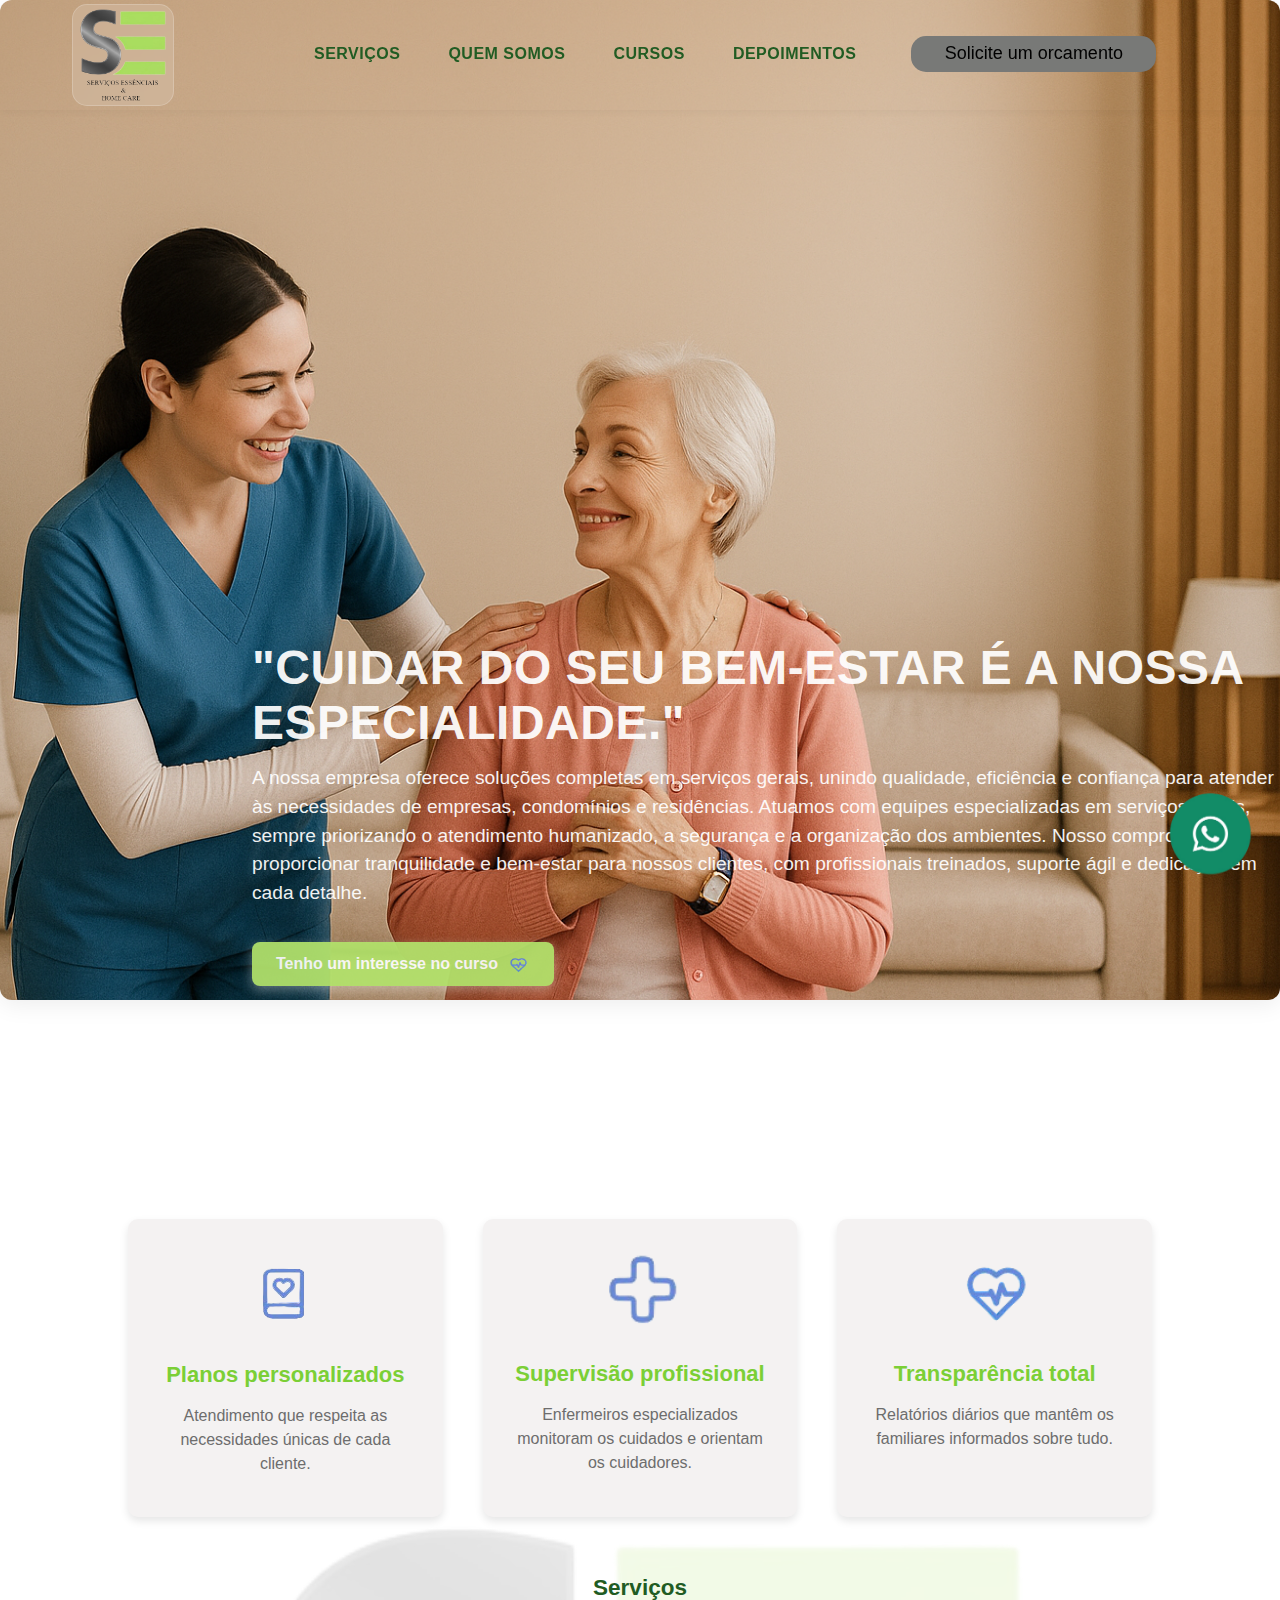
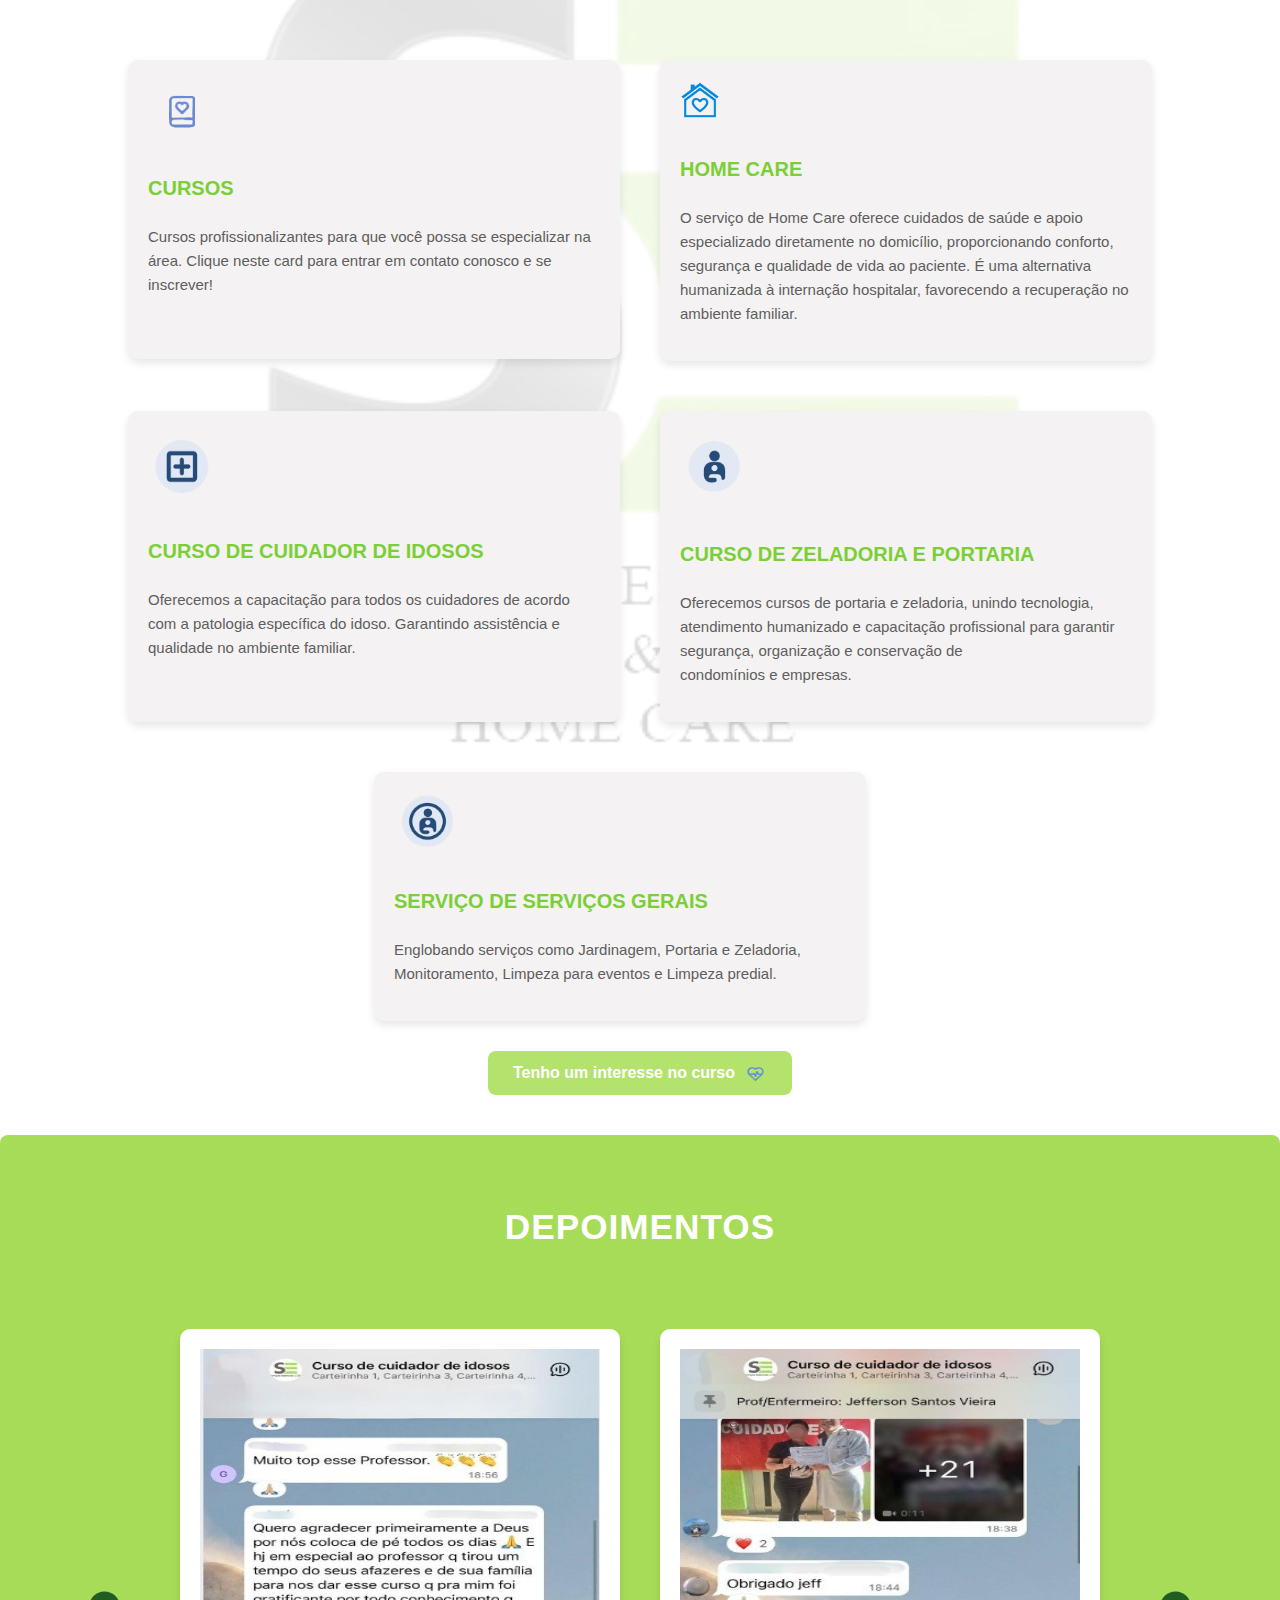
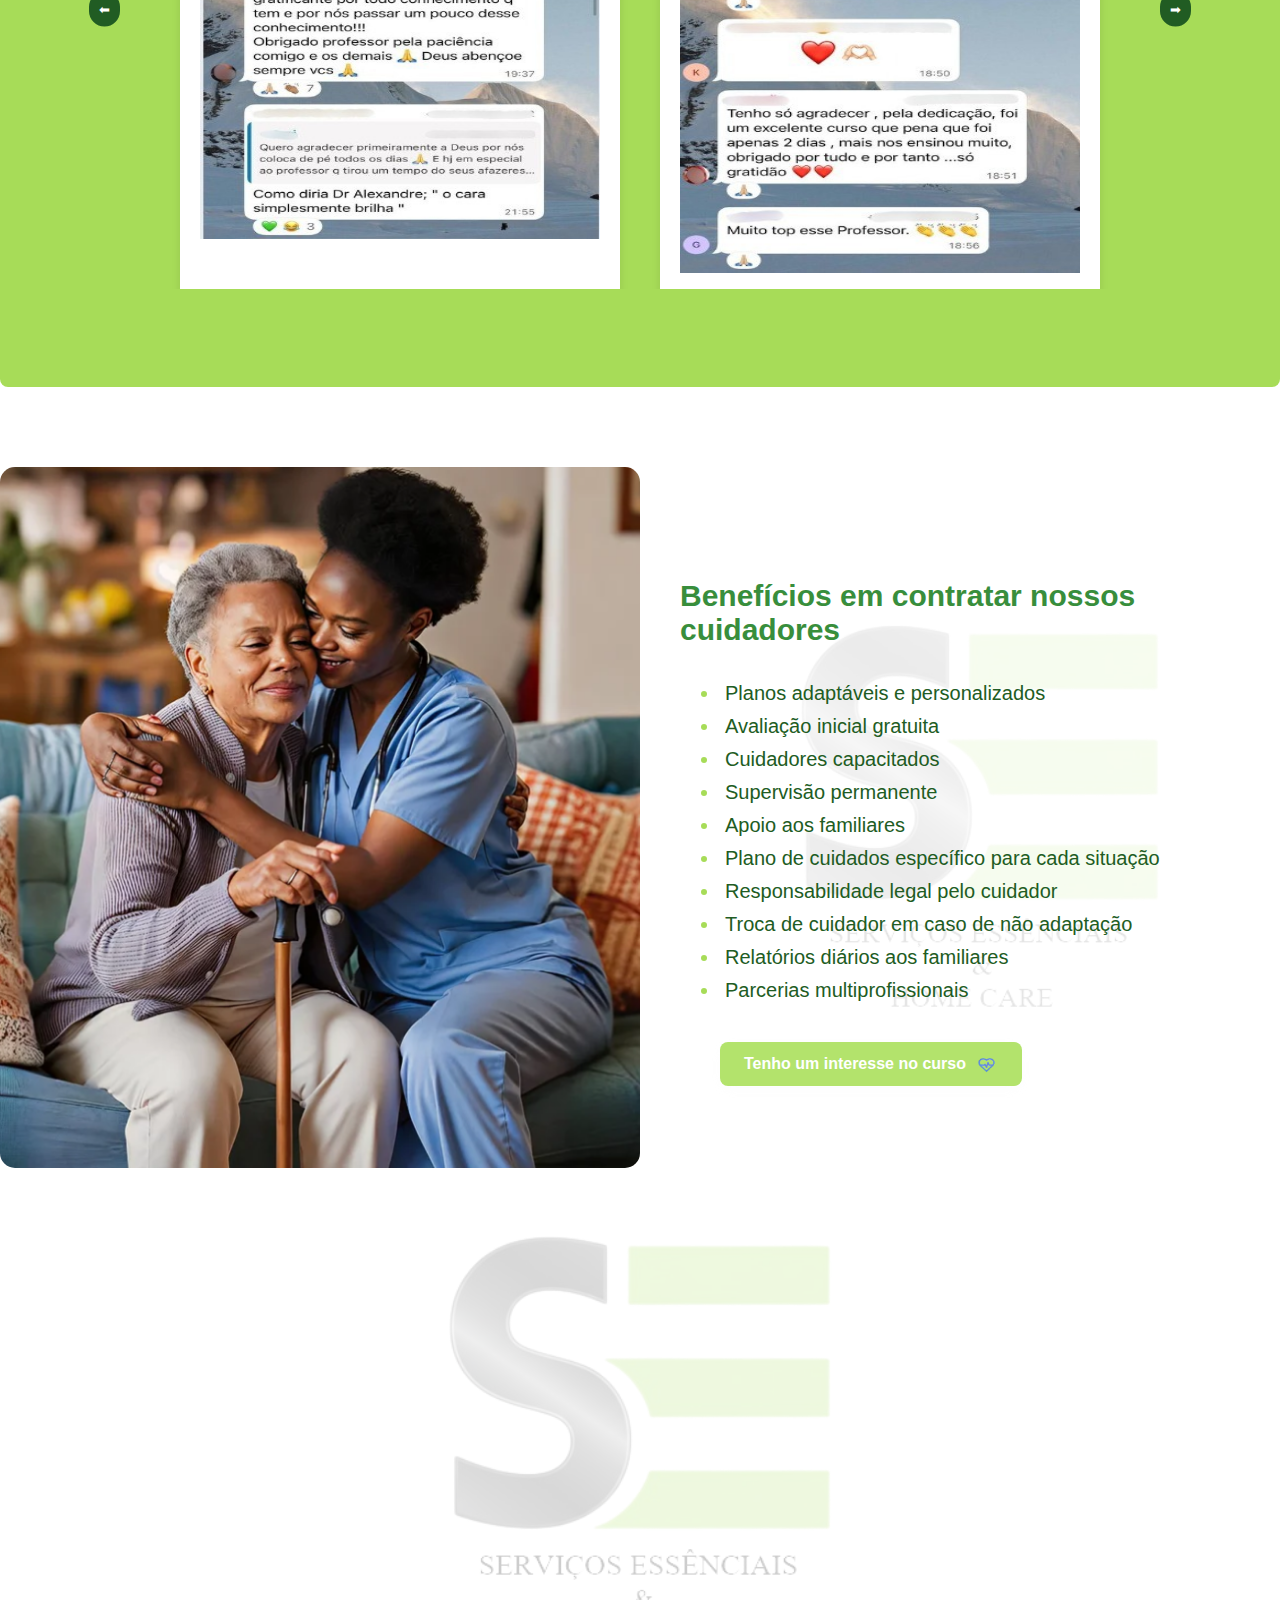
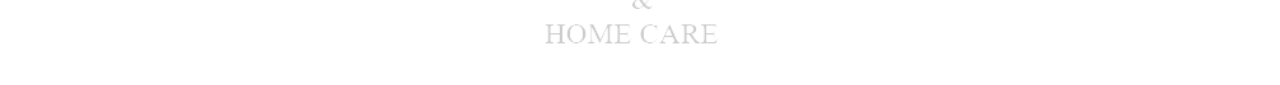
<file: index.html>
<!DOCTYPE html>
<html lang="en">
  <head>
    <meta charset="UTF-8" />
    <meta name="viewport" content="width=device-width, initial-scale=1.0" />
    <title>Serviços Essenciais</title>
    <link rel="stylesheet" href="index.css">
    <link rel="shortcut icon" href="imagens/favicon.jpg" type="image/x-icon">
  </head>
  <body>
    
    <header>
      <div class="header-content">
        <div class="logo-area">
          <img
            src="imagens/logo-oficial-removebg-preview.png"
            alt="Logo Serviços Essenciais"
            class="logo-img"
          />

          <img
            class="icon-menu"
            id="btnMenu"
            src="imagens/icon-menu.png"
            alt="icon-menu"/>

          </div>
          <div id="menu-Mobile" class="menuMobile">
            <ul id="ul-pop-up">
              <li><a href="#servicos">SERVIÇOS</a></li>
              <li><a href="#sobre">QUEM SOMOS</a></li>
              <li>
                <a href="https://wa.me/5561999642301?text=Ol%C3%A1%2C%20tudo%20bem%3F%20Tenho%20interesse%20no%20curso.">
                  CURSOS
                </a>

              </li>
              <li><a href="#depoimentos">DEPOIMENTOS</a></li>
            </ul>
          </div>
        <nav>
          <ul id="ul-opcoes-header">
            <li><a href="#servicos">SERVIÇOS</a></li>
            <li><a href="#sobre">QUEM SOMOS</a></li>
            <li>
               <a href="https://wa.me/5561999642301?text=Ol%C3%A1%2C%20tudo%20bem%3F%20Tenho%20interesse%20no%20curso.">
                 CURSOS
                </a
              >
            </li>
            <li><a href="#depoimentos">DEPOIMENTOS</a></li>
          </ul>
          <a
            href="https://wa.me/5561999642301?text=Ol%C3%A1%2C%20tudo%20bem%3F%20Tenho%20interesse%20em%20fazer%20um%20or%C3%A7amento%20de%20servi%C3%A7o%20de%20Home%20Care" target="_blank" class="btn-orca"
          >
            <button class="btn-orcamento">Solicite um orcamento</button>
          </a>
        </nav>
      </div>
    </header>

    <main>
      <section class="banner">
        <img
          src="imagens/banner-oficial.png"
          alt="Equipe Serviços Essenciais"
          class="banner-img"
        />
        <div class="banner-text">
          <h1>"CUIDAR DO SEU BEM-ESTAR É A NOSSA ESPECIALIDADE."</h1>
          <p>
            A nossa empresa oferece soluções completas em serviços gerais,
            unindo qualidade, eficiência e confiança para atender às
            necessidades de empresas, condomínios e residências. Atuamos com
            equipes especializadas em serviços gerais, sempre priorizando o
            atendimento humanizado, a segurança e a organização dos ambientes.
            Nosso compromisso é proporcionar tranquilidade e bem-estar para
            nossos clientes, com profissionais treinados, suporte ágil e
            dedicação em cada detalhe.
          </p>
          <a
            href="https://wa.me/5561999642301?text=Ol%C3%A1%2C%20tudo%20bem%3F%20Tenho%20interesse%20no%20curso."
            class="btn-whatsapp"
            id="btn-whats-section"
            target="_blank"
          >
            Tenho um interesse no curso <img src="imagens/coracao-vital.png" alt="">
          </a>
        </div>
      </section>

      <section class="sobre-nos" >
        <div class="sobre-container">
          <div class="sobre-texto">
            <h2>Sobre Nós</h2>
            <p>
              Serviços Essenciais e Home Care é uma empresa que visa recrutar, capacitar e direcionar trabalhadores com abordagem humanizada, com o objetivo de promover o conforto e qualidade de vida das pessoas assistidas, buscando o aprimoramento e as atualizações necessárias.

            </p>
            
          </div>
          
        </div>
      </section>

      <section class="top-descricao" >
 
        <!-- <img src="imagens/logo-oficial-removebg-preview.png" class="tt" alt=""> -->
 
        <div class="card-geral">
          <div class="card-top" id="card-animado">
            <div class="icon-descrip">
              <img src="imagens/livro_coracao.png" alt="livro com coração" />
            </div>
            <h3>Planos personalizados</h3>
            <p>
              Atendimento que respeita as necessidades únicas de cada cliente.
            </p>
          </div>

          <div class="card-top" id="card-animado">
            <div class="icon-descrip">
              <img
                class="icon-mais"
                src="imagens/mais.png"
                alt="livro com coração"
              />
            </div>
            <h3>Supervisão profissional</h3>
            <p>
              Enfermeiros especializados monitoram os cuidados e orientam os
              cuidadores.
            </p>
          </div>

          <div class="card-top" id="card-animado">
            <div class="icon-descrip">
              <img
                class="coracao-vital"
                src="imagens/coracao-vital.png"
                alt="livro com coração"
              />
            </div>
            <h3>Transparência total</h3>
            <p>
              Relatórios diários que mantêm os familiares informados sobre tudo.
            </p>
          </div>
        </div>

        <h2 class="servico" id="servicos">Serviços</h2>

        <div class="servico-descricao">

          
          <a href="https://wa.me/5561999642301?text=Ol%C3%A1%2C%20tudo%20bem%3F%20Tenho%20interesse%20no%20curso." class="cursos-link">
            <div class="card2" id="cursos" style="height: 86%;">
            <div class="icon2">
              <img
                src="imagens/livro_coracao.png"
                alt="quadrado mais seta"
              />
            </div>
            <h3>CURSOS</h3>
            <p>
             Cursos profissionalizantes para que você
                possa se especializar na área. Clique neste card para entrar em
                contato conosco e se inscrever!
              </p>
            </div>
          </a>
            
            <div class="card2" id="home-care" onclick="window.location.href='Home_Care.html'">
              <div class="icon2">
                <img src="imagens/casa-coracao.png" alt="coracao com uma casa" style="width: 40px;" />
              </div>
              <h3>HOME CARE</h3>
              <p>
                O serviço de Home Care oferece cuidados de saúde e apoio
                especializado diretamente no domicílio, proporcionando conforto,
                segurança e qualidade de vida ao paciente. É uma alternativa
                humanizada à internação hospitalar, favorecendo a recuperação no
                ambiente familiar.
              </p>
            </div>

          <div class="card2">
            <div class="icon2">
              <img src="imagens/quadrado_mais.png" alt="quadrado com mais" />
            </div>
            <h3>CURSO DE CUIDADOR DE IDOSOS </h3>
            <p>
              Oferecemos a capacitação para todos os cuidadores de acordo com a patologia específica do idoso. Garantindo assistência e qualidade no ambiente familiar.

            </p>
          </div>

          <div class="card2">
            <div class="icon2">
              <img src="imagens/boneco.png" alt="boneco" />
            </div>
            <h3>CURSO DE ZELADORIA E PORTARIA</h3>
            <p>
              Oferecemos cursos de portaria e zeladoria, unindo tecnologia, atendimento humanizado e capacitação profissional para garantir segurança, organização e conservação de condomínios e empresas.
            </p>
          </div>

          <div class="card2" id="card-espec" >
            <div class="icon2">
              <img src="imagens/boneco-circulo.png" alt="boneco no círculo" />
            </div>
            <h3>SERVIÇO DE SERVIÇOS GERAIS</h3>
            <p>
              Englobando serviços como Jardinagem, Portaria e Zeladoria, Monitoramento, Limpeza para eventos e Limpeza predial.
            </p>
          </div>

          
<!--  -->
          
          
        </div>
          <a
          href="https://wa.me/5561999642301?text=Ol%C3%A1%2C%20tudo%20bem%3F%20Tenho%20interesse%20no%20curso."
          class="btn-whatsapp"
            id="btn-whats-section2"
            target="_blank"
          >
            Tenho um interesse no curso <img src="imagens/coracao-vital.png" alt="">
          </a>
          
      </section>

      <section class="depoimentos" id="depoimentos">
        <h1>DEPOIMENTOS</h1>

        <div class="carousel-wrapper">
          <button class="prev-btn">⬅</button>

          <div class="carousel">
            <div class="carousel-cards">
              <div class="card-separado">
                <div class="card">
                  <img src="imagens/print1.jpg" alt="depoimento em forma de print de whatsapp">
                </div>
                <!-- <div class="depoimento-footer">
                  <div>
                    <strong>Jodi</strong>
                    <div class="estrelas">★★★★★</div>
                  </div>
                </div> -->
              </div>

              <div class="card-separado">
                <div class="card">
                  <img src="imagens/print2.jpg" alt="depoimento em forma de print de whatsapp">
                </div>
                <!-- <div class="depoimento-footer">
                  <div>
                    <strong>Allice</strong>
                    <div class="estrelas">★★★★★</div>
                  </div>
                </div> -->
              </div>

              <div class="card-separado">
                <div class="card">
                  <img src="imagens/print3.jpg" alt="depoimento em forma de print de whatsapp">
                </div>
              </div>

              <div class="card-separado">
                <div class="card">
                  <img src="imagens/print4.jpg" alt="depoimento em forma de print de whatsapp">
                </div>
              </div>

              <div class="card-separado">
                <div class="card">
                  <img src="imagens/print5.jpg" alt="depoimento em forma de print de whatsapp">
                </div>
              </div>

              <div class="card-separado">
                <div class="card">
                  <img src="imagens/print6.jpg" alt="depoimento em forma de print de whatsapp">
                </div>
              </div>

              <div class="card-separado">
                <div class="card">
                  <img src="imagens/print7.jpg" alt="depoimento em forma de print de whatsapp">
                </div>
              </div>
            </div>
          </div>
          <!-- <button class="prev-btn"> ⬅ </button> -->
          <button class="next-btn">➡</button>
        </div>
      </section>

      <section class="beneficios">

        <img
          src="imagens/abraco_paciente.png"
          alt="Enfermeira abracando paciente"
          class="abrancando_paciente"
        />

        <div class="beneficios-text">
        <p>Benefícios em contratar nossos cuidadores​</p>

        <ul class="list-beneficios">
          <li>Planos adaptáveis e personalizados</li>
          <li>Avaliação inicial gratuita</li>
          <li>Cuidadores capacitados</li>
          <li>Supervisão permanente</li>
          <li>Apoio aos familiares</li>
          <li>Plano de cuidados específico para cada situação</li>
          <li>Responsabilidade legal pelo cuidador</li>
          <li>Troca de cuidador em caso de não adaptação</li>
          <li>Relatórios diários aos familiares</li>
          <li>Parcerias multiprofissionais</li>
        </ul>

          <a
            href="https://wa.me/5561999642301?text=Ol%C3%A1%2C%20tudo%20bem%3F%20Tenho%20interesse%20no%20curso."
            class="btn-whatsapp"
            id="btn-whats-section3"
            target="_blank"
          >
            Tenho um interesse no curso <img src="imagens/coracao-vital.png" alt="">
          </a>
        </div>
      </section>

      <a
        href="https://wa.me/5561999642301?text=Ol%C3%A1%2C%20tudo%20bem%3F%20Tenho%20interesse%20no%20curso."
        target="_blank"
      >
        <img
          class="icon-flutuante"
          src="imagens/whatsicon.png"
          alt="WhatsApp"
        />
      </a>

      <footer class="rodape">
        <div class="rodape-container">

          <div class="rodape-titulo">
            <p class="text-footer">Deseja contratar nossos serviços? </p>
            <h2>Fale conosco</h2>
            <p>Não deixe para amanhã o que pode transformar a vida de quem você ama hoje. <p>
          </div>

          <div class="rodape-conteudo">
            
            <div class="rodape-info">
              <h3>Telefone</h3>
              <p>
                <img  src="imagens/wpp.jpg" alt="Telefone"  /> +55 61
                9 9964-2301
              </p>
              <!-- <hr/> -->
              <h3>E-mail</h3>
              <p>
                <img src="imagens/envelopeemail.png" alt="E-mail" />
                servicosessenciaisme@gmail.com

              </p>
              
              <br/>

              <a href="mailto:servicosessenciaisme@gmail.com?subject=Dúvida&body=Olá, gostaria de saber sobre...">
                <button class="btn-saber">Trabalhe conosco!</button>
              </a>

            </div>

              <!-- <form class="form">
                <input class="input" type="text" placeholder="Nome e Sobrenome" required>
                  <div class="linha-2">
                    <input class="input" type="email" placeholder="Seu E-mail" required>
                    <input class="input" type="text" placeholder="(DDD) + 9 + celular" required>
                  </div>
                <input class="input" type="text" placeholder="Assunto" required>
                <input class="input" id="input-Especial" type="text" placeholder="Digite sua dúvida ou mensagem " required> -->

              <!-- </form> -->

            </div>
            
            <hr>

              <div class="social">
                <a href="https://www.facebook.com/share/179UpHqAyT/"
                  ><img src="imagens/facebook.jpg" alt="Facebook"
                /></a>
                <a
                  href="https://www.instagram.com/servicos_essenciais?igsh=OHJlbzJ1YnN0Y3c2"
                  ><img src="imagens/instagram.jpg" alt="Instagram"
                /></a>
                <p>© 2025 Todos os direitos reservados | Serviços Essenciais LTDA</p>
              </div>

            
          <!-- <hr /> -->
        </div>
      </footer>
    </main>
    <script src="index.js"></script>
  </body>
</html>
</file>
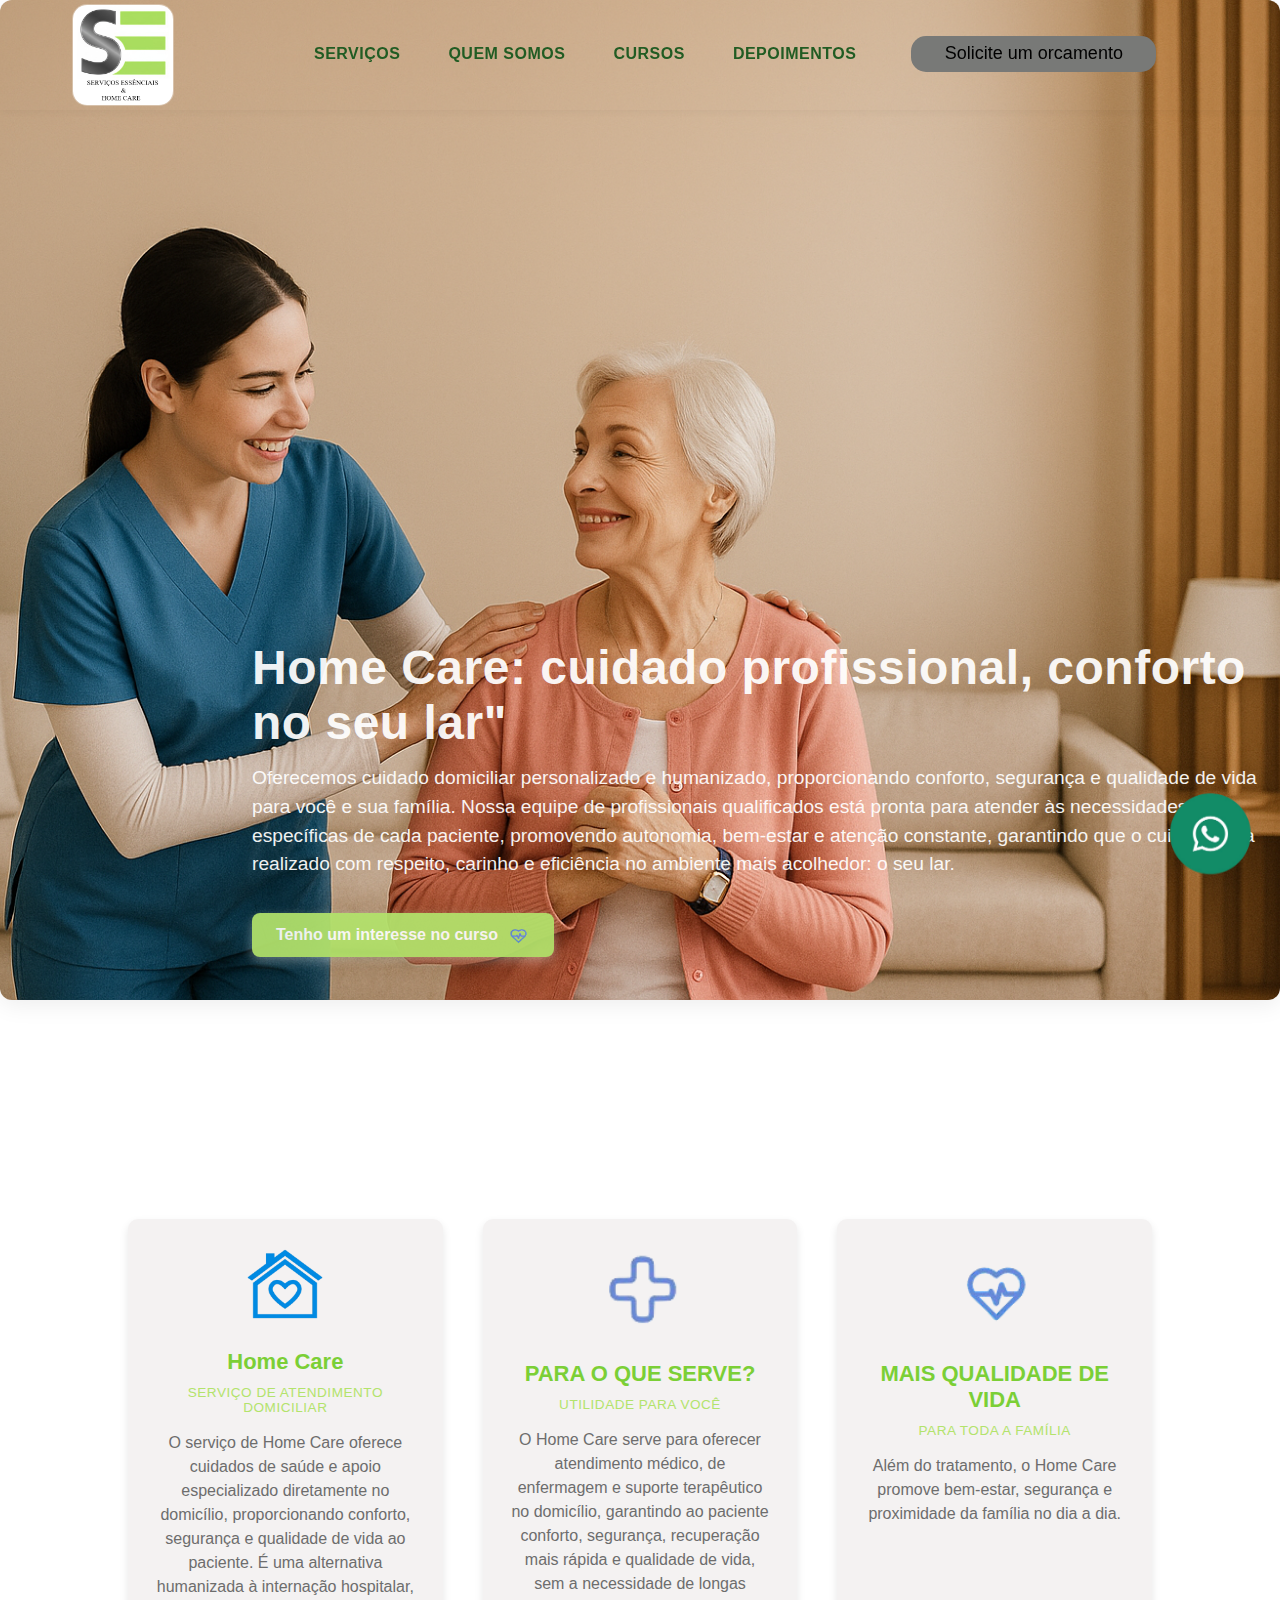
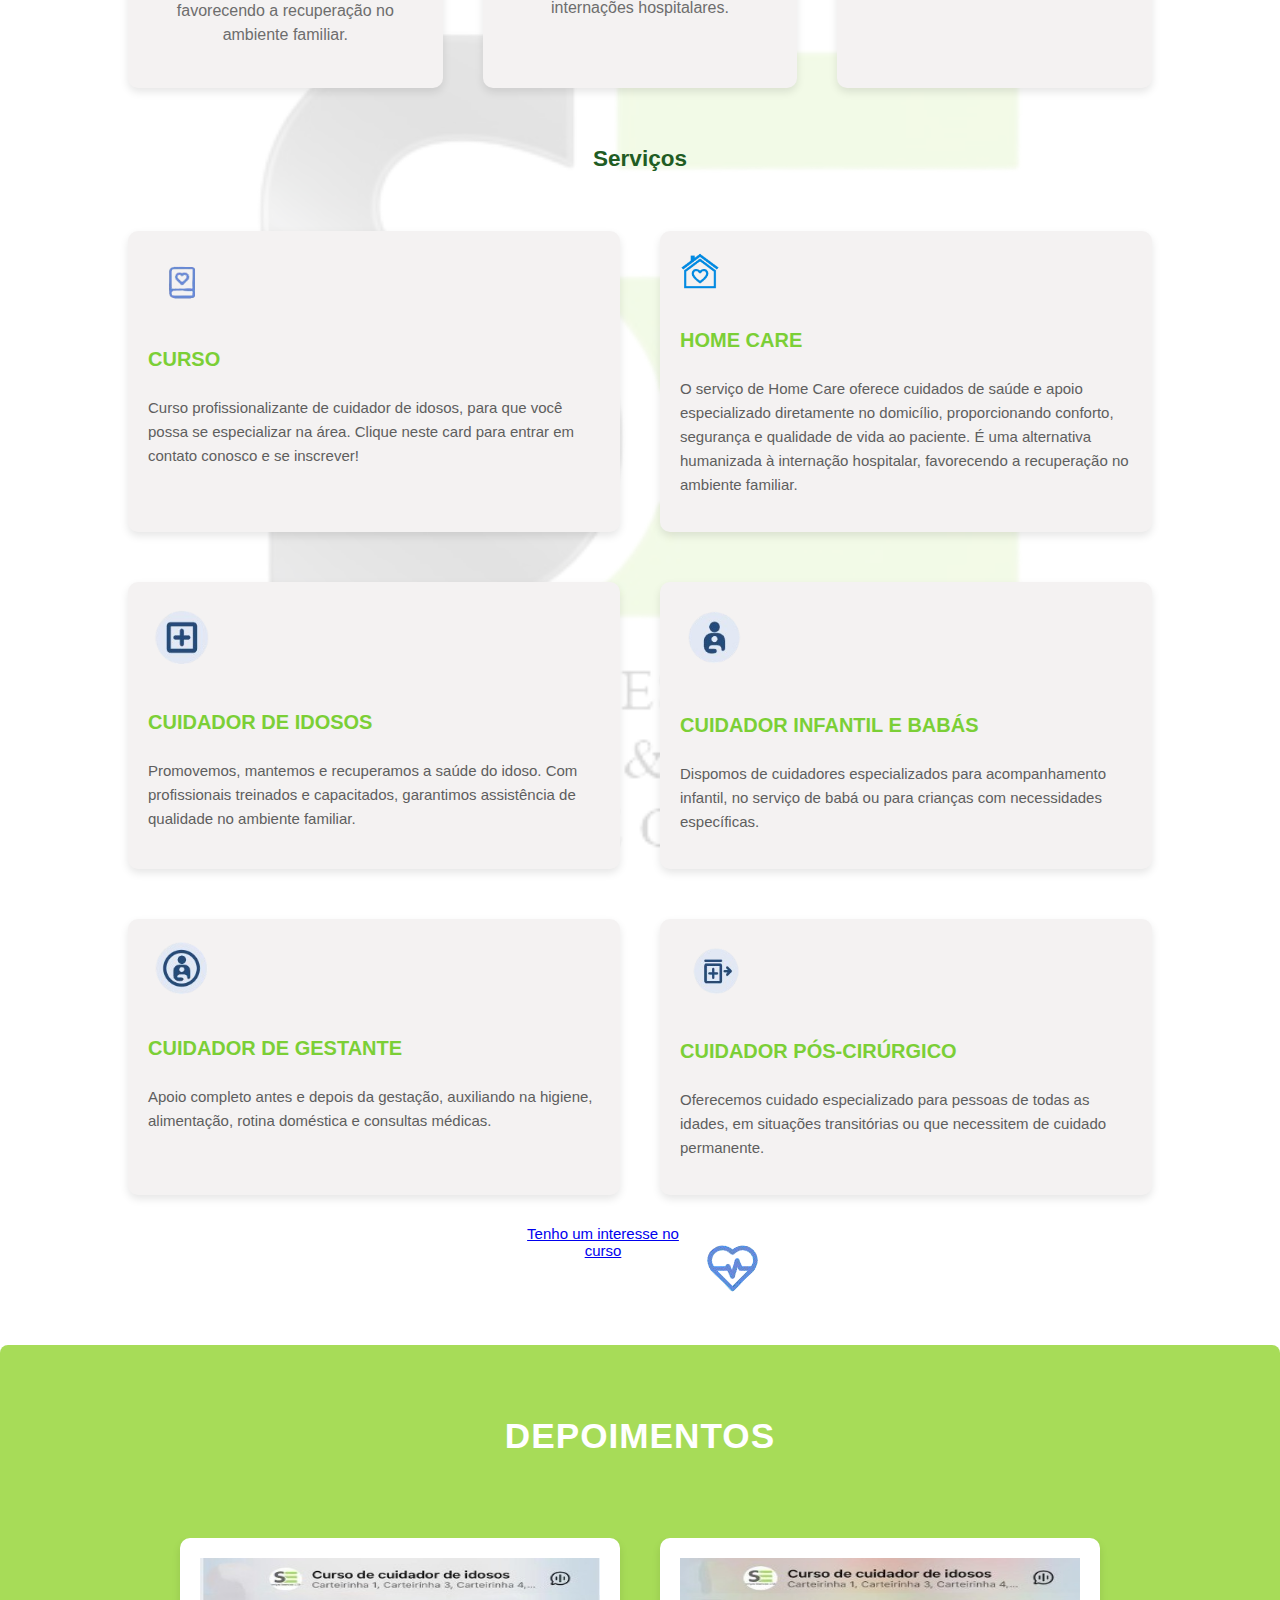
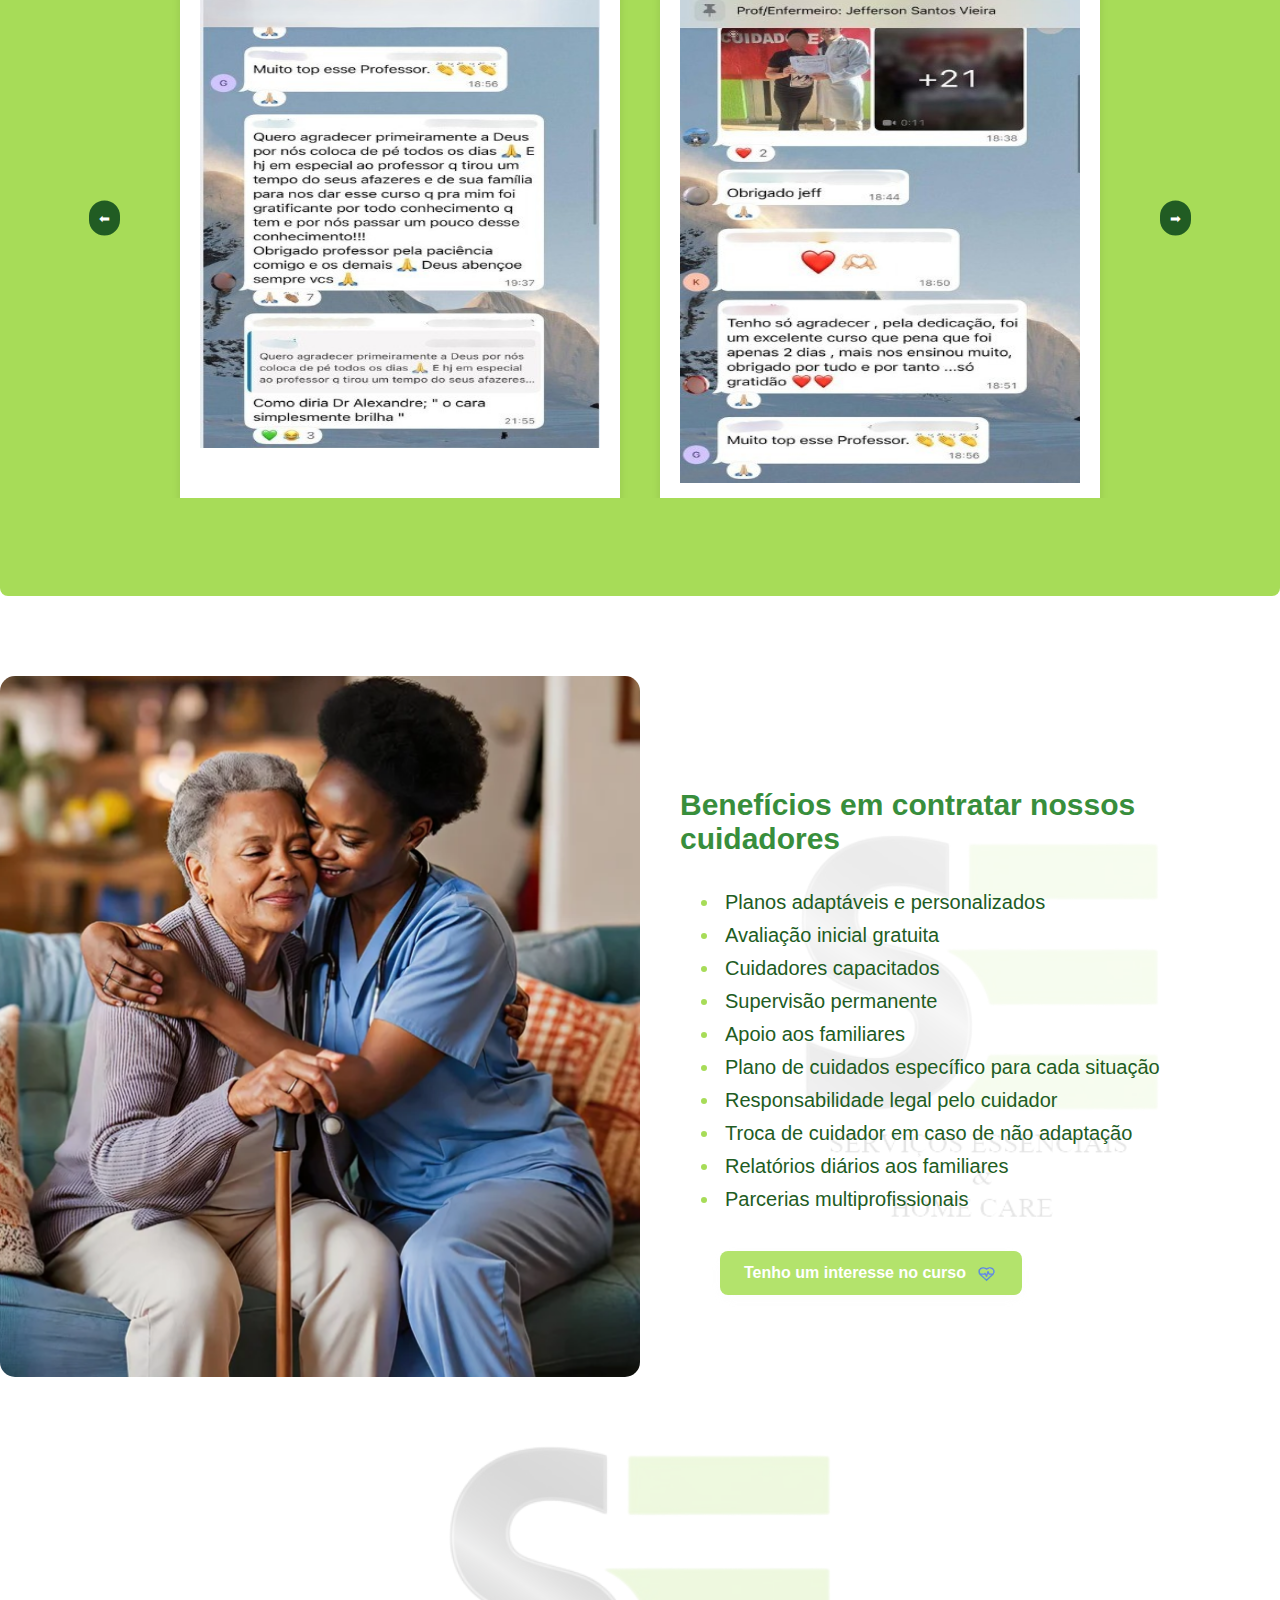
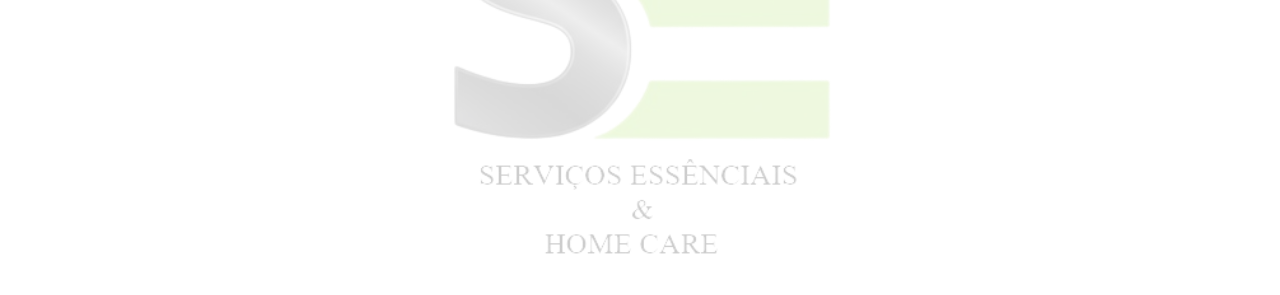
<file: Home_Care.html>
<!DOCTYPE html>
<html lang="en">
  <head>
    <meta charset="UTF-8" />
    <meta name="viewport" content="width=device-width, initial-scale=1.0" />
    <title>Serviços Essenciais</title>
    <link rel="stylesheet" href="Home_Care.css">
    <link rel="shortcut icon" href="imagens/favicon.jpg" type="image/x-icon">
  </head>
  <body>
    
    <header>
      <div class="header-content">
        <div class="logo-area">
          <img
            src="imagens/logo-oficial.jpg"
            alt="Logo Serviços Essenciais"
            class="logo-img"
          />

          <img
            class="icon-menu"
            id="btnMenu"
            src="imagens/icon-menu.png"
            alt="icon-menu"/>

          </div>
          <div id="menu-Mobile" class="menuMobile">
            <ul id="ul-pop-up">
              <li><a href="#servicos">SERVIÇOS</a></li>
              <li><a href="#sobre">QUEM SOMOS</a></li>
              <li>
                <a
                  href="https://wa.me/5561992842191?text=Ol%C3%A1%2C%20vim%20pelo%20site%20e%20tenho%20interesse%20em%20saber%20sobre%20o%20curso%21"
                  >CURSOS</a
                >
              </li>
              <li><a href="#depoimentos">DEPOIMENTOS</a></li>
            </ul>
          </div>
        <nav>
          <ul id="ul-opcoes-header">
            <li><a href="#servicos">SERVIÇOS</a></li>
            <li><a href="#sobre">QUEM SOMOS</a></li>
            <li>
              <a
                href="https://wa.me/5561992842191?text=Ol%C3%A1%2C%20vim%20pelo%20site%20e%20tenho%20interesse%20em%20saber%20sobre%20o%20curso%21"
                >CURSOS</a
              >
            </li>
            <li><a href="#depoimentos">DEPOIMENTOS</a></li>
          </ul>
          <a
            href="https://wa.me/5561992842191?text=Ol%C3%A1%2C%20vim%20pelo%20site%20e%20tenho%20interesse%20em%20saber%20sobre%20o%20curso%21" target="_blank" class="btn-orca"
          >
            <button class="btn-orcamento">Solicite um orcamento</button>
          </a>
        </nav>
      </div>
    </header>

    <main>
      <section class="banner">
        <img
          src="imagens/banner-oficial.png"
          alt="Equipe Serviços Essenciais"
          class="banner-img"
        />
        <div class="banner-text">
          <h1>Home Care: cuidado profissional, conforto no seu lar"</h1>
          <p>
            Oferecemos cuidado domiciliar personalizado e humanizado, proporcionando conforto, segurança e qualidade de vida para você e sua família. Nossa equipe de profissionais qualificados está pronta para atender às necessidades específicas de cada paciente, promovendo autonomia, bem-estar e atenção constante, garantindo que o cuidado seja realizado com respeito, carinho e eficiência no ambiente mais acolhedor: o seu lar.
          </p>
          <a
            href="https://wa.me/5561999642301?text=Ol%C3%A1%2C%20tudo%20bem%3F%20Tenho%20interesse%20no%20curso."
            class="btn-whatsapp"
            id="btn-whats-section"
            target="_blank"
          >
            Tenho um interesse no curso <img src="imagens/coracao-vital.png" alt="">
          </a>
        </div>
      </section>

      <section class="sobre-nos" id="sobre">
        <div class="sobre-container">
          <div class="sobre-texto">
            <h2>Sobre Nós</h2>
            <p>
              Serviços Essenciais e Home Care é uma empresa que visa recrutar,
              capacitar e direcionar trabalhadores com abordagem humanizada com
              o objetivo de promover o conforto e qualidade de vida das pessoas
              assistidas, buscando o aprimoramento e as atualizações
              necessárias.
            </p>
            
          </div>
          
        </div>
      </section>

      <div class="top-descricao">
        <div class="card-geral">

          <div class="card-top" id="card-animado">
            <div class="icon-descrip">
              <img src="imagens/casa-coracao.png" alt="coracao com uma casa" style="width: 80px;" />
            </div>
            <h3>Home Care</h3>
            <span class="sub">SERVIÇO DE ATENDIMENTO DOMICILIAR</span>
            <p>
              O serviço de Home Care oferece cuidados de saúde e apoio especializado diretamente no domicílio, proporcionando conforto, segurança e qualidade de vida ao paciente. É uma alternativa humanizada à internação hospitalar, favorecendo a recuperação no ambiente familiar.
            </p>
          </div>

          <div class="card-top"  id="card-animado">
            <div class="icon-descrip">
              <img
                class="icon-mais"
                src="imagens/mais.png"
                alt="livro com coração"
              />
            </div>
            <h3>PARA O QUE SERVE?</h3>
            <span class="sub">UTILIDADE PARA VOCÊ</span>
            <p>
              O Home Care serve para oferecer atendimento médico, de enfermagem e suporte terapêutico no domicílio, garantindo ao paciente conforto, segurança, recuperação mais rápida e qualidade de vida, sem a necessidade de longas internações hospitalares.
            </p>
          </div>

          <div class="card-top"  id="card-animado">
            <div class="icon-descrip">
              <img
                class="coracao-vital"
                src="imagens/coracao-vital.png"
                alt="livro com coração"
              />
            </div>
            <a
              href="https://wa.me/5561992842191?text=Ol%C3%A1%2C%20vim%20pelo%20site%20e%20tenho%20interesse%20em%20saber%20sobre%20o%20curso%21"
              target="_blank"
              class="btn-curso"
            >
              <h3>MAIS QUALIDADE DE VIDA</h3>
            <span class="sub">PARA TODA A FAMÍLIA</span>
            <p>
              Além do tratamento, o Home Care promove bem-estar, segurança e proximidade da família no dia a dia.
            </p>
            </a>
          </div>
        </div>

        <h2 class="servico" id="servicos">Serviços</h2>
        <div class="servico-descricao">

          
          <div class="card2" id="cursos" onclick="window.location.href='index.html'">
            <div class="icon2">
              <img
                src="imagens/livro_coracao.png"
                alt="quadrado mais seta"
              />
            </div>
            <h3>CURSO</h3>
            <p>
              Curso profissionalizante de cuidador de idosos, para que você
              possa se especializar na área. Clique neste card para entrar em
              contato conosco e se inscrever!
            </p>
          </div>
          
          <div class="card2"  id="home-care" >
            <div class="icon2">
<img src="imagens/casa-coracao.png" alt="coracao com uma casa" style="width: 40px;" />              </div>
            <h3>HOME CARE</h3>
            <p>
              O serviço de Home Care oferece cuidados de saúde e apoio
              especializado diretamente no domicílio, proporcionando conforto,
              segurança e qualidade de vida ao paciente. É uma alternativa
              humanizada à internação hospitalar, favorecendo a recuperação no
              ambiente familiar.
            </p>
          </div>

          <div class="card2">
            <div class="icon2">
              <img src="imagens/quadrado_mais.png" alt="quadrado com mais" />
            </div>
            <h3>CUIDADOR DE IDOSOS</h3>
            <p>
              Promovemos, mantemos e recuperamos a saúde do idoso. Com
              profissionais treinados e capacitados, garantimos assistência de
              qualidade no ambiente familiar.
            </p>
          </div>

          <div class="card2">
            <div class="icon2">
              <img src="imagens/boneco.png" alt="boneco" />
            </div>
            <h3>CUIDADOR INFANTIL E BABÁS</h3>
            <p>
              Dispomos de cuidadores especializados para acompanhamento
              infantil, no serviço de babá ou para crianças com necessidades
              específicas.
            </p>
          </div>

          <div class="card2">
            <div class="icon2">
              <img src="imagens/boneco-circulo.png" alt="boneco no círculo" />
            </div>
            <h3>CUIDADOR DE GESTANTE</h3>
            <p>
              Apoio completo antes e depois da gestação, auxiliando na higiene,
              alimentação, rotina doméstica e consultas médicas.
            </p>
          </div>

          <div class="card2">
            <div class="icon2">
              <img
                src="imagens/quadrado-mais-seta.png"
                alt="quadrado mais seta"
              />
            </div>
            <h3>CUIDADOR PÓS-CIRÚRGICO</h3>
            <p>
              Oferecemos cuidado especializado para pessoas de todas as idades,
              em situações transitórias ou que necessitem de cuidado permanente.
            </p>
          </div>
<!--  -->
          
        </div>
          <a
          href="https://wa.me/5561999642301?text=Ol%C3%A1%2C%20tudo%20bem%3F%20Tenho%20interesse%20no%20curso."
            id="btn-whats-section2"
            target="_blank"
          >
            Tenho um interesse no curso <img src="imagens/coracao-vital.png" alt="">
          </a>
          
      </div>

      <section class="depoimentos" id="depoimentos">
        <h1>DEPOIMENTOS</h1>

        <div class="carousel-wrapper">
          <button class="prev-btn">⬅</button>

          <div class="carousel">
            <div class="carousel-cards">
              <div class="card-separado">
                <div class="card">
                  <img src="imagens/print1.jpg" alt="depoimento em forma de print de whatsapp">
                </div>
                <!-- <div class="depoimento-footer">
                  <div>
                    <strong>Jodi</strong>
                    <div class="estrelas">★★★★★</div>
                  </div>
                </div> -->
              </div>

              <div class="card-separado">
                <div class="card">
                  <img src="imagens/print2.jpg" alt="depoimento em forma de print de whatsapp">
                </div>
                <!-- <div class="depoimento-footer">
                  <div>
                    <strong>Allice</strong>
                    <div class="estrelas">★★★★★</div>
                  </div>
                </div> -->
              </div>

              <div class="card-separado">
                <div class="card">
                  <img src="imagens/print3.jpg" alt="depoimento em forma de print de whatsapp">
                </div>
              </div>

              <div class="card-separado">
                <div class="card">
                  <img src="imagens/print4.jpg" alt="depoimento em forma de print de whatsapp">
                </div>
              </div>

              <div class="card-separado">
                <div class="card">
                  <img src="imagens/print5.jpg" alt="depoimento em forma de print de whatsapp">
                </div>
              </div>

              <div class="card-separado">
                <div class="card">
                  <img src="imagens/print6.jpg" alt="depoimento em forma de print de whatsapp">
                </div>
              </div>

              <div class="card-separado">
                <div class="card">
                  <img src="imagens/print7.jpg" alt="depoimento em forma de print de whatsapp">
                </div>
              </div>
            </div>
          </div>
          <!-- <button class="prev-btn"> ⬅ </button> -->
          <button class="next-btn">➡</button>
        </div>
      </section>

      <div class="beneficios">

        <img
          src="imagens/abraco_paciente.png"
          alt="Enfermeira abracando paciente"
          class="abrancando_paciente"
        />

        <div class="beneficios-text">
        <p>Benefícios em contratar nossos cuidadores​</p>

        <ul class="list-beneficios">
          <li>Planos adaptáveis e personalizados</li>
          <li>Avaliação inicial gratuita</li>
          <li>Cuidadores capacitados</li>
          <li>Supervisão permanente</li>
          <li>Apoio aos familiares</li>
          <li>Plano de cuidados específico para cada situação</li>
          <li>Responsabilidade legal pelo cuidador</li>
          <li>Troca de cuidador em caso de não adaptação</li>
          <li>Relatórios diários aos familiares</li>
          <li>Parcerias multiprofissionais</li>
        </ul>

          <a
            href="https://wa.me/5561999642301?text=Ol%C3%A1%2C%20tudo%20bem%3F%20Tenho%20interesse%20no%20curso."
            class="btn-whatsapp"
            id="btn-whats-section3"
            target="_blank"
          >
            Tenho um interesse no curso <img src="imagens/coracao-vital.png" alt="">
          </a>
        </div>
      </div>

      <a
        href="https://wa.me/5561999642301?text=Ol%C3%A1%2C%20tudo%20bem%3F%20Tenho%20interesse%20no%20curso."
        target="_blank"
      >
        <img
          class="icon-flutuante"
          src="imagens/whatsicon.png"
          alt="WhatsApp"
        />
      </a>

      <footer class="rodape">
        <div class="rodape-container">

          <div class="rodape-titulo">
            <p class="text-footer">Deseja contratar nossos serviços? </p>
            <h2>Fale conosco</h2>
            <p>Não deixe para amanhã o que pode transformar a vida de quem você ama hoje. <p>
          </div>

          <div class="rodape-conteudo">
            
            <div class="rodape-info">
              <h3>Telefone</h3>
              <p>
                <img  src="imagens/wpp.jpg" alt="Telefone"  /> +55 61
                9 9964-2301
              </p>
              <!-- <hr/> -->
              <h3>E-mail</h3>
              <p>
                <img src="imagens/envelopeemail.png" alt="E-mail" />
                servicosessenciaisme@gmail.com

              </p>
              
              <br/>

              <a href="mailto:servicosessenciaisme@gmail.com?subject=Dúvida&body=Olá, gostaria de saber sobre...">
                <button class="btn-saber">Trabalhe conosco!</button>
              </a>

            </div>

              <!-- <form class="form">
                <input class="input" type="text" placeholder="Nome e Sobrenome" required>
                  <div class="linha-2">
                    <input class="input" type="email" placeholder="Seu E-mail" required>
                    <input class="input" type="text" placeholder="(DDD) + 9 + celular" required>
                  </div>
                <input class="input" type="text" placeholder="Assunto" required>
                <input class="input" id="input-Especial" type="text" placeholder="Digite sua dúvida ou mensagem " required> -->

              <!-- </form> -->

            </div>
            
            <hr>

              <div class="social">
                <a href="https://www.facebook.com/share/179UpHqAyT/"
                  ><img src="imagens/facebook.jpg" alt="Facebook"
                /></a>
                <a
                  href="https://www.instagram.com/servicos_essenciais?igsh=OHJlbzJ1YnN0Y3c2"
                  ><img src="imagens/instagram.jpg" alt="Instagram"
                /></a>
                <p>© 2025 Todos os direitos reservados | Serviços Essenciais LTDA</p>
              </div>

            
          <!-- <hr /> -->
        </div>
      </footer>
    </main>
    <script src="Home_Care.js"></script>
  </body>
</html>
</file>
<file: index.css>
/* Rodapé clássico */
.rodape {
  background: #fff;
  padding: 64px 0 0 0;
  font-family: 'Montserrat', Arial, sans-serif;
}
.rodape-container {
  max-width: 1200px;
  margin: 0 auto;
  padding: 0 36px;
}
.rodape-topo {
  display: flex;
  align-items: center;
  justify-content: space-between;
  margin-bottom: 18px;
}
.rodape-titulo {
  color: #a7dc58;
  font-size: 2rem;
  font-weight: 400;
  letter-spacing: 1px;
}

.rodape-container hr {
  border: none;
  border-top: 3px solid #a7dc58;
  margin: 18px 0 32px 0;
}
.rodape-centro {
  display: flex;
  align-items: flex-start;
  justify-content: space-between;
  margin-bottom: 32px;
}
.rodape-menu {
  list-style: none;
  display: flex;
  gap: 48px;
  margin: 0;
  padding: 0;
}
.rodape-menu li a {
  text-decoration: none;
  color: #215c23;
  font-weight: bold;
  font-size: 1.35rem;
  letter-spacing: 1px;
  transition: color 0.2s;
}
.rodape-menu li a:hover {
  color: #a7dc58;
}



.form-email {
  display: flex;
  align-items: center;
  border: 3px solid #a7dc58;
  border-radius: 16px;
  overflow: hidden;
  background: #fff;
  margin-left: 32px;
}
.form-email input {
  border: none;
  padding: 18px;
  font-size: 1.15rem;
  color: #215c23;
  background: #fff;
  outline: none;
  width: 320px;
}
.form-email button {
  background: #a7dc58;
  border: none;
  padding: 0 32px;
  cursor: pointer;
  display: flex;
  align-items: center;
  justify-content: center;
  border-radius: 0 12px 12px 0;
  height: 100%;
}
.form-email button img {
  width: 28px;
  height: 28px;
}
.rodape-infos {
  display: flex;
  align-items: flex-end;
  justify-content: space-between;
  margin-top: 32px;
}
.rodape-info p {
  margin: 0.6rem 0;
  color: #215c23;
  font-weight: bold;
  display: flex;
  align-items: center;
  gap: 0.5rem;
  font-size: 1.1rem;
}
.rodape-info img {
  width: 28px;
  height: 28px;
}


.btn-saber{
  background-color: #7bcf36;
  border: none;
  font-size: 1.2rem;
  border-radius: 13px 13px 13px 13px;
  padding: 16px;
  width: 100%;
  margin: 0 auto;
}

.form{
  display: flex;
  flex-direction: column; 
  gap: 8px;              
  width: 70%;
  margin-left: 60px;
}

.input{
  font-size: 1.2rem;
  border-radius: 13px 13px 13px 13px;
  padding: 16px;
  border: 2px solid #7bcf36;
}
#input-Especial{
  height: 120px;      
  padding: 1px 12px;    /* deixa o texto colado no topo */
  padding-bottom: 0;  
  display: flex;
  align-items: flex-start; 
}

.linha-2 {
  display: flex;
  gap: 10px;       /* espaço entre eles */
}

/* Faz os inputs dividirem o mesmo espaço */
.linha-2 .input {
  flex: 1;
}

.social {
  margin-top: 0.8rem;
  display: flex;
  gap: 16px;
}
.social img {
  width: 36px;
  height: 36px;
  transition: transform 0.2s;
}
.social img:hover {
  transform: scale(1.1);
}
/* Depoimentos clássico */
#depoimentos {
  background: #A7DC58;
  border-radius: 8px;
  color: #333;
  padding: 48px 0;
}

#depoimentos h2 {
  text-align: center;
  margin-bottom: 2rem;
  color: #000000;
  font-size: 2.2rem;
  font-family: 'Montserrat', Arial, sans-serif;
  font-weight: 400;
  letter-spacing: 1px;
}

.depoimentos-container {
  display: flex;
  flex-wrap: wrap;
  gap: 2.5rem;
  justify-content: center;
}

.depoimento {
  background: #fff;
  padding: 2rem 2rem 1.5rem 2rem;
  border-radius: 16px;
  max-width: 420px;
  min-width: 280px;
  box-shadow: 0 2px 12px rgba(0,0,0,0.08);
  display: flex;
  flex-direction: column;
  justify-content: space-between;
  align-items: flex-start;
}

.depoimento p {
  font-style: italic;
  font-size: 1.25rem;
  margin-bottom: 1.5rem;
  color: #215c23;
}

.depoimento-footer {
  display: flex;
  align-items: center;
  gap: 1.2rem;
}

.avatar {
  border-radius: 50%;
  width: 64px;
  height: 64px;
  object-fit: cover;
  background: #eee;
  border: 2px solid #a7dc58;
}

.depoimento-footer strong {
  display: block;
  font-size: 1.25rem;
  color: #222;
  font-weight: bold;
  margin-bottom: 0.1rem;
}

.subtitulo {
  font-size: 1rem;
  color: #888;
  margin-bottom: 0.2rem;
}

.estrelas {
    color: #dfff0d;
  font-size: 1.2rem;
  margin-top: 0.2rem;
}
body {
  font-family: 'Montserrat', Arial, sans-serif;
  margin: 0;
  padding: 0;
  color: #215c23;
  font-size: 15px;
}

/* Top Bar */
.top-bar {
  background: #a7dc58;
  color: #215c23;
  display: flex;
  justify-content: space-between;
  align-items: center;
  padding: 6px 32px;
  font-size: 0.95rem;
}
.top-bar .contatos span {
  margin-right: 24px;
}
.top-bar .social {
  display: flex;
  align-items: center;
  gap: 10px;
}
.top-bar .social img {
  width: 22px;
  height: 22px;
}

/* Botão WhatsApp */
.btn-whatsapp {
  background: #b3e36c;
  color: #fff;
  padding: 10px 24px;
  border-radius: 8px;
  text-decoration: none;
  font-weight: bold;
  display: inline-flex;
  align-items: center;
  gap: 8px;
  font-size: 1rem;
  border: none;
  transition: background 0.2s;
  margin-top: 20px;

}


.btn-whatsapp img {
  width: 24px;
  height: 24px;
}

.btn-whatsapp:hover {
  background: #eaece9;
  transform: scale(1.05);
}

.btn-curso {
  text-decoration: none; 
  color: inherit;      
  display: block;    
}

/* Header */
header {
  width: 100%;
  position: fixed;
  background: #7bcf3600;
  box-shadow: 0 2px 8px rgba(0,0,0,0.04);
  padding: 0 32px;
  z-index: 9999;
  transition: background-color 0.4s ease, box-shadow 0.4s ease;
}

header.scrolled {
  position: fixed;
  top: 0;
  width: 100%;
  background-color: #8dbd60;
  box-shadow: none; /* remove sombra se quiser um visual mais limpo */
  /* backdrop-filter: blur(8px);  */
}

.header-content {
  display: flex;
  align-items: center;
  /* justify-content: space-between; */
  max-width: 1200px;
  margin: 0 auto;
  height: 110px;
  gap: 140px;
}

.btn-orcamento{
    font-size: 18px;
    background-color: #787977;
    width: 100%;
    height: 180%;
    margin-top: -15px;
    margin-left: 55px;
    border: none;
    border-radius: 15px;
}
.logo-area {
  display: flex;
  align-items: center;
  gap: 12px;
}
.logo-img {
  height: 100px;
  object-fit: contain;
  background: rgba(255, 255, 255, 0.15);
  backdrop-filter: blur(8px);
  -webkit-backdrop-filter: blur(8px);
  /* padding: 15px; */
  border-radius: 15px;
  border: 1px solid rgba(255, 255, 255, 0.2);
}
.logo-text .se {
  font-size: 1.5rem;
  color: #7bcf36;
  font-weight: bold;
  display: block;
  line-height: 1;
}
.logo-text .servicos {
  font-size: 0.85rem;
  color: #215c23;
  line-height: 1.1;
}
nav ul {
  list-style: none;
  display: flex;
  gap: 48px;
  margin: 0;
  padding: 0;
}
nav{
    display: flex;
}

nav a {
  text-decoration: none;
  color: #215c23;
  font-weight: 600;
  font-size: 1rem;
  letter-spacing: 0.5px;
  transition: color 0.2s;
}
nav a:hover {
  color: #a7dc58;
}
.whats{
  background-color: #215c23;
  padding-left: 4px;
  padding-right: 3.5px;
  padding-top: 3px;
  /* padding-bottom: 1p; */
  border-radius: 20px ;
}

/* Banner */
.banner {
  background: #ffffff;
  position: relative;
  /* width: 100%; */
  /* max-width: 1200px; */
  max-height: 1000px;
  margin:  0 auto 0 auto;
  border-radius: 12px;
  overflow: hidden;
  box-shadow: 0 4px 24px rgba(0,0,0,0.08);
  display: flex;
  flex-direction: column;
  align-items: stretch;
}
.banner-img {
  width: 100%;
  height: 1000px;
  object-fit: cover;
  display: flex;
}

.banner-text {
  position: relative;
  z-index: 1;
  margin-bottom: 60px;
  margin-left: 280px;
  padding: 40px 32px 32px 32px;
  border-radius: 10px;
  opacity: 0.93;
  width: 40%;
  height: 40%;
}
.banner-text h1 {
  /* color: #a7dc58; */
  color: #fff;
  font-size: 3rem;
  font-weight: 500px ;
  margin: 0 0 14px 0;
  letter-spacing: 0.5px;
  font-family: 'Montserrat', Arial, sans-serif;
}
.banner-text p {
  color: #fff;
  font-size: 1.2rem;
  margin: 0 0 14px 0;
  line-height: 1.5;
}

/* Cards Serviços/Cursos */
.servicos-cursos {
  background: #a7dc58;
  padding: 64px 0 48px 0;
  text-align: center;
}
.servicos-cursos h2 {
  color: #fff;
  font-size: 1.4rem;
  font-family: 'Montserrat', Arial, sans-serif;
  font-weight: 400;
  margin-bottom: 36px;
  letter-spacing: 1px;
}
.cards-servicos {
  display: flex;
  flex-wrap: wrap;
  justify-content: center;
  gap: 40px 48px;
  max-width: 1200px;
  margin: 0 auto;
}
.card-servico {
  background: #fff;
  border-radius: 8px;
  box-shadow: 0 2px 8px rgba(0,0,0,0.07);
  padding: 32px 28px 28px 28px;
  width: 350px;
  min-height: 220px;
  display: flex;
  flex-direction: column;
  align-items: center;
  justify-content: flex-start;
}
.card-servico h3 {
  color: #7bcf36;
  font-size: 1.15rem;
  margin: 0 0 6px 0;
  font-weight: bold;
  letter-spacing: 0.5px;
}
.card-top .sub {
  color: #b3e36c;
  font-size: 0.85rem;
  margin-bottom: 8px;
  display: block;
  font-weight: 500;
  letter-spacing: 0.5px;
}
.card-servico p {
  color: #215c23;
  font-size: 0.95rem;
  margin: 0;
  line-height: 1.4;
}

/* Sobre Nós */
.sobre-nos {
  background: #fff;
  /* padding: 64px 0 64px 0; */
}
.sobre-container {
  display: flex;
  align-items: flex-start;
  justify-content: center;
  gap: 64px;
  max-width: 1200px;
  margin: 0 auto;
}

.sobre-texto {
  margin: 10px;
  flex: 1 1 350px;
  display: flex;
  flex-direction: column;
  justify-content: center;
  align-items: flex-start;
  margin-top: 32px;
}
.sobre-texto h2 {
  /* color: #a7dc58; */
  color: #6DA913;
  font-size: 1.2rem;
  font-family: 'Montserrat', Arial, sans-serif;
  font-weight: 500px;
  margin-bottom: 12px;
}
.sobre-texto p {
  color: #215c23;
  font-size: 0.98rem;
  margin-bottom: 24px;
  line-height: 1.5;
  /* text-decoration: underline; */
}
.sobre-img-area {
  position: relative;
  flex: 1 1 400px;
  display: flex;
  align-items: flex-end;
  justify-content: flex-end;
}
.sobre-img {
  width: 420px;
  height: 320px;
  object-fit: cover;
  border-radius: 12px;
  position: relative;
  z-index: 2;
  box-shadow: 0 4px 24px rgba(0,0,0,0.08);
}
.sobre-img-bg {
  position: absolute;
  right: -24px;
  bottom: -24px;
  width: 420px;
  height: 320px;
  background: repeating-linear-gradient(135deg, #a7dc58 0 2px, transparent 2px 24px);
  opacity: 0.15;
  border: 2px solid #a7dc58;
  border-radius: 12px;
  z-index: 1;
}

/* .card2 h3{
  font-weight: 500;
} */

.top-descricao {
  justify-content: center;
  align-items: center;
  margin: 0 auto;
  margin-bottom: 40px;

  /* background-image: url(imagens/logo-oficial-removebg-preview.png); */
  background-repeat: no-repeat;
  background-position: center; 
   background-size: cover; 
   max-height: 70%;
   /* opacity: 0.2; */
   position: relative;
  z-index: 0;
  }

  .top-descricao::before {
  content: "";
  position: absolute;
  inset: 0;
  background-image: url("imagens/logo-oficial-removebg-preview.png");
  background-repeat: no-repeat;
  background-position: center;
  background-size: 70%; /* 👉 tamanho da imagem (pode mudar) */
  opacity: 0.15;         
  pointer-events: none;   /* não atrapalha clique */
  z-index: -1;
  
}

/* .top-descricao > * {
  position: relative;
  z-index: 0;
} */

  .tt{
    /* background-image: url(imagens/logo-oficial-removebg-preview.png); */
  background-repeat: no-repeat;
  background-position: center; 
   background-size: cover; 
   max-height: 70%;
   opacity: 0.2;
  }
  
.card-geral{
  width: 80%;
  display: flex;
  gap: 40px;
  margin: 0 auto;
  padding-top: 40px;
}
.top-descricao .card-top {
  flex: 1;
  text-align: center;
  padding: 25px;
}
.top-descricao h3 {
  font-family: "Inter", sans-serif;
  font-size: 22px;
  font-weight: 600;
  color: #7bcf36;
  margin-bottom: 10px;
}
.top-descricao p {
  font-family: "Inter", sans-serif;
  font-size: 16px;
  color: #6d6d6d;
  line-height: 24px;
  font-weight: 400;
}
.card-top{
  background-color: #f4f2f2;
  border-radius: 10px;
  box-shadow: 0 4px 8px rgba(0,0,0,0.1);
}
.icon-mais{
  width: 130px;
}
.coracao-vital{
  width: 85px;
}

.servico{
  text-align: center;
  padding-top: 40px;
  font-weight: 500px;
}

.servico-descricao {
  display: grid;
  grid-template-columns: repeat(2, 1fr);
  gap: 50px 40px;
  margin: 0 auto;
  width: 80%;
  padding-top: 40px;
}
.servico-descricao .card2 {
  padding: 20px;
  display: flex;
  flex-direction: column;
  background-color: #f4f2f2;
  border-radius: 10px;
  box-shadow: 0 4px 8px rgba(0,0,0,0.1);
  
}
#card-espec{
  position: relative;
  left: 50%;
}
.servico-descricao .icon2 img {
  width: 70px;
  height: auto;
  margin-bottom: 15px;
}
.servico-descricao h3 {
  font-family: "Inter", sans-serif;
  font-size: 20px;
  font-weight: 600;
  color: #7bcf36;
  margin-bottom: 10px;
}
#home-care , #cursos {
 transition: 0.3s ease;
}
.cursos-link{
    text-decoration: none;
}
#cursos:hover {
  transform: scale(1.05);
  box-shadow: 0 10px 20px rgba(0, 0, 0, 0.25);
  border: 2px solid #00cc44;
}
#home-care:hover {
  transform: scale(1.05);
  box-shadow: 0 10px 20px rgba(0, 0, 0, 0.25);
  border: 2px solid #00cc44;
}

#card-animado {
  transition: 0.3s ease;
}
#card-animado:hover {
  transform: scale(1.05);
  box-shadow: 0 10px 20px rgba(0, 0, 0, 0.25);
  border: 2px solid #00cc44;
}

.servico-descricao p {
  font-family: "Inter", sans-serif;
  font-size: 15px;
  color: #5e5e5e;
  line-height: 24px;
}

@media(max-width:767px){
  
  .card-geral{
    flex-direction: column;
    align-items: center;
    grid-template-columns: 1fr;
    width: 75%;
  }
  .card-top{
    width: 100%;
    max-width: 400px;
  }

  .servico-descricao {
    grid-template-columns: 1fr; /* agora 1 por linha */
    width: 90%; /* opcional: deixa mais largo no mobile */
  }

  .card2 {
    max-width: 500px;   /* evita ficar muito esticado em telas pequenas */
    margin: 0 auto;     /* centraliza cada card */
  }

   .top-descricao::before {
  content: "";
  position: absolute;
  inset: 0;
  background-repeat: no-repeat;
  background-position: center;
  background-size: 110%; 
  opacity: 0.3;         
  pointer-events: none;   /* não atrapalha clique */
  z-index: -1;
  
}
}


/* Depoimentos */
.depoimentos {
  background: #a7dc58;
  padding: 64px 0 48px 0;
  text-align: center;
}
.depoimentos h1 {
  color: #fff;
  text-align: center;
  margin-bottom: 2rem;
  /* color: #000000; */
  font-size: 2.2rem;
  font-family: 'Montserrat', Arial, sans-serif;
  font-weight: 500px;
  letter-spacing: 1px;
}
.depoimentos-slider {
  display: flex;
  align-items: center;
  justify-content: center;
  gap: 24px;
  max-width: 1400px;
  margin: 0 auto 24px auto;
}
.slider-btn {
  background: #fff;
  border: none;
  border-radius: 50%;
  width: 48px;
  height: 48px;
  font-size: 2rem;
  color: #a7dc58;
  cursor: pointer;
  box-shadow: 0 2px 8px rgba(0,0,0,0.07);
  transition: background 0.2s;
}
.slider-btn:hover {
  background: #b3e36c;
  color: #fff;
}
.depoimentos-cards {
  display: flex;
  gap: 32px;
}
.depoimento-card {
  background: #fff;
  border-radius: 8px;
  box-shadow: 0 2px 8px rgba(0,0,0,0.07);
  padding: 32px 28px 28px 28px;
  width: 500px;
  min-height: 180px;
  display: flex;
  flex-direction: column;
  align-items: flex-start;
  justify-content: flex-start;
  position: relative;
}
.depoimento-card p {
  color: #215c23;
  font-size: 0.98rem;
  margin: 0 0 14px 0;
  line-height: 1.5;
  text-align: left;
}
.depoimento-footer {
  display: flex;
  align-items: center;
  gap: 16px;
  margin-top: 18px;
}
.avatar {
  width: 36px;
  height: 36px;
  border-radius: 50%;
  background: #ccc;
  display: inline-block;
}
.nome {
  color: #7bcf36;
  font-size: 0.95rem;
  font-weight: 500;
  display: block;
  margin-bottom: 3px;
  text-align: left;
}
.estrelas {
    color: #dfff0d;
  font-size: 1.05rem;
  margin-top: 0.2rem;
  text-align: left;
}
.slider-dots {
  display: flex;
  justify-content: center;
  gap: 10px;
  margin-top: 16px;
}
.dot {
  width: 14px;
  height: 14px;
  border-radius: 50%;
  background: #fff;
  opacity: 0.5;
  display: inline-block;
  cursor: pointer;
}
.dot.active {
  background: #388e3c;
  opacity: 1;
}

/* Rodapé */
.rodape {
  background: #fff;
  padding: 64px 0 0 0;
  font-family: 'Montserrat', Arial, sans-serif;
}
.rodape-container {
  max-width: 1200px;
  margin: 0 auto;
  padding: 0 32px;
}
.rodape-titulo {
  /* display: flex; */
  align-items: center;
  justify-content: space-between;
  margin-bottom: 24px;
  color: #215c23;
  font-size: 20px;
}
.rodape-titulo h2 {
  color: #a7dc58;
  font-size: 50px;
  font-weight: 500px;
}
.rodape-conteudo {
  /* display: flex; */
  padding-bottom: 30px;
}
.rodape-menu {
  list-style: none;
  padding: 0;
  margin: 0 0 24px 0;
  display: flex;
  gap: 40px;
}
.rodape-menu li a {
  text-decoration: none;
  color: #215c23;
  font-weight: 600;
  font-size: 0.98rem;
  letter-spacing: 0.5px;
  transition: color 0.2s;
}
.rodape-menu li a:hover {
  color: #a7dc58;
}

.form-email {
  display: flex;
  border: 2px solid #a7dc58;
  border-radius: 12px;
  overflow: hidden;
  max-width: 340px;
  margin: 24px 0 0 0;
}
.form-email input {
  border: none;
  padding: 12px;
  flex: 1;
  outline: none;
  font-size: 0.95rem;
  color: #215c23;
  background: #fff;
}
.form-email button {
  background: #a7dc58;
  border: none;
  padding: 0 32px;
  cursor: pointer;
  display: flex;
  align-items: center;
  justify-content: center;
  border-radius: 0 12px 12px 0;
}
.form-email button img {
  width: 28px;
  height: 28px;
}
.rodape-info {
  margin-top: 24px;
  /* display: flex; */
  gap: 20px;
}
.rodape-info p {
  margin: 0.6rem 0;
  color: #215c23;
  font-weight: bold;
  display: flex;
  align-items: center;
  gap: 0.5rem;
  font-size: 0.98rem;
}
.rodape-info img {
  width: 38px;
  height: 38px;
}
.rodape {
  margin-top: 0;
  text-align: left;
  color: #215c23;
  font-size: 1rem;
  position: relative;
    z-index: 0;
}

  .rodape::before {
  content: "";
  position: absolute;
  inset: 0;
  background-image: url("imagens/logo-oficial-removebg-preview.png");
  background-repeat: no-repeat;
  background-position: center;
  background-size: 35%; /* 👉 tamanho da imagem (pode mudar) */
  opacity: 0.2;         
  pointer-events: none;   /* não atrapalha clique */
  z-index: -1;
  }

.carousel-wrapper {
  display: flex;
  align-items: center;
  justify-content: center;
  gap: 20px; /* espaçamento entre setas e carrossel */
  position: relative;
  max-width: 820px;
  margin: 0 auto;
}

.carousel {
  position: relative;
  width: 720px; /* Largura para exibir 2 cards */
  margin: 50px auto;
  overflow: hidden; /* Esconde os cards que estão fora da área */
}

.carousel-cards {
  display: flex;
  transition: transform 0.5s ease-in-out;
}

.card-separado {
  flex: 0 0 340px; /* largura fixa */
  margin: 0 10px;
  display: flex;
  flex-direction: column;
  height: 560px; /* altura fixa para todos os cards */
}

.card img{
  width: 100%;
  height: 70%;
}

.card {
  flex: 1;
  padding: 20px;
  background-color: #fff;
  border-radius: 10px;
  box-shadow: 0 4px 8px rgba(0,0,0,0.1);
  display: flex;
  flex-direction: column;
  justify-content: space-between; 
}

.prev-btn,
.next-btn {
  position: absolute;
  top: 50%;
  transform: translateY(-50%);
  background-color: #215c23;;
  color: white;
  border-radius: 60px;
  padding: 10px;
  cursor: pointer;
  border:none;
}

.prev-btn {
  left: -1px;
}

.next-btn {
  right: -1px;
}


/* Animações Suaves e Transições */



.rodape-menu li a,
.btn-curso,
.btn-whatsapp,
.social img,
.slider-btn,
nav a {
  transition: color 0.3s ease, background-color 0.3s ease, transform 0.3s ease;
}

/* Hover suave com escala e mudança de cor */
.rodape-menu li a:hover,
.btn-curso:hover,
.btn-whatsapp:hover,
.social img:hover,
.slider-btn:hover,
nav a:hover {
  transform: scale(1.05);
  color: #a7dc58;
}

/* Animação de fade-in para seções */
@keyframes fadeInUp {
  from {
    opacity: 0;
    transform: translateY(20px);
  }
  to {
    opacity: 1;
    transform: translateY(0);
  }
}

/* Aplicando fadeInUp em seções importantes */
.depoimentos-container,
.rodape-container,
.banner-text,
.cards-servicos,
.sobre-container {
  animation: fadeInUp 0.8s ease forwards;
  opacity: 0; /* começa invisível */
}

/* Efeito foco para input do formulário */
.form-email input:focus {
  outline: 2px solid #7bcf36;
  transition: outline 0.3s ease;
}

/* Sombra suave no botão do formulário ao passar o mouse */
.form-email button:hover {
  box-shadow: 0 0 12px #a7dc58aa;
  transition: box-shadow 0.3s ease;
}

/* Sombra e leve brilho no botão WhatsApp */
.btn-whatsapp  {
  box-shadow: 0 4px 12px rgba(250, 250, 249, 0.4);
  transition: box-shadow 0.3s ease;
}

.btn-whatsapp:hover {
  box-shadow: 0 6px 20px rgba(238, 240, 237, 0.6);
}

 #btn-whats-section2{
    display: flex;
    width: 20%;
    text-align: center;
    justify-content: center;
    margin-top: 10px;
  margin: 30px auto;
  }

.logo-img:hover,
.banner-img:hover,
.avatar:hover,
.social img:hover,
.sobre-img:hover,
.card-servico:hover 
 {
  transform: scale(1.05);
  transition: transform 0.3s ease;
}

#card-servico-home_care{
    cursor: pointer;
}


/* Estado inicial das seções (invisíveis e deslocadas) */
.reveal {
  opacity: 0;
  transform: translateY(20px);
  transition: opacity 0.7s ease, transform 0.7s ease;
}

/* Quando ativado, o elemento aparece e volta à posição natural */
.reveal.active {
  opacity: 1;
  transform: translateY(0);
}

.icon-menu{
  display: none;
  width: 40px;
  
}

/* =============== MENU MOBILE =============== */
.menuMobile {
  position: fixed;
  top: 130px; /* altura do seu header */
  left: 0;
  width: 100%;
  background: rgba(210, 245, 130, 0.488);
  padding: 10px 0;
  display: none;
  opacity: 0;
  pointer-events: none;
  transform: translateY(-10px);
  transition: .3s ease;
  z-index: 99999;
}

.menuMobile.abrir {
  display: block;
  opacity: 1;
  pointer-events: auto;
  transform: translateY(0);
}

#ul-pop-up{
  list-style: none;
  padding: 5px;
  font-size: 20px;
  text-align: center;
}
#ul-pop-up li{
  padding: 3px;
}
#ul-pop-up li a:hover {
  color: yellow;
}
#ul-pop-up li a {
  color: #215c23;
  text-decoration: none; /* remove sublinhado */
}



.icon-flutuante {
  position: fixed;       /* fica sempre fixo na tela */
  bottom: 20px;          /* distância do fundo */
  right: 20px;           /* distância da direita */
  width: 100px;           /* tamanho do ícone */
  z-index: 9999;         /* fica na frente de tudo */
  cursor: pointer;       /* vira mãozinha quando passar o mouse */
}

.beneficios{
    display: flex;
    gap: 40px;
    justify-content: center;
  align-items: center;
  margin: 30px auto;
  margin-top: 80px; 
  
}
.beneficios-text{
  position: relative;
    z-index: 0;
}

  .beneficios-text::before {
  content: "";
  position: absolute;
  inset: 0;
  background-image: url("imagens/logo-oficial-removebg-preview.png");
  background-repeat: no-repeat;
  background-position: center;
  background-size: 70%; /* 👉 tamanho da imagem (pode mudar) */
  opacity: 0.1;         
  pointer-events: none;   /* não atrapalha clique */
  z-index: -1;
  }
.beneficios-text p{
    font-size: 30px;
    color: #388e3c;
  font-weight: 600;
}

.beneficios-text li{
    padding: 5px;
    font-size: 20px;
}

.beneficios-text li::marker{
    color: #A7DC58;
}

.abrancando_paciente{
    border-radius: 15px;
      width: 80%;

}
#btn-whats-section3 {
  margin-left: 40px;
}


/* ==================== */
/* 📱 RESPONSIVIDADE 🖥️ */
/* ==================== */

@media (max-width: 322px){

  .banner-img{
    margin-top: 60px;
  }

  .sobre-container {
    height: 500px;
  }
  
  .card {
    margin: 10px;  
  }

  .rodape-container ul {
      display: grid;
      grid-template-columns: repeat(2, 1fr);
      gap: 6px 8px; /* linha x coluna */
  }

  .rodape-container li {
      display: block;
  }

  .btn-saber{
    width: 100%;
  }
  
  .header-content,
  .sobre-container,
  .rodape-container {
    flex-direction: column;
    align-items: center;
    text-align: center;
  }
  #btn-whats-section2{
    position: relative;
    left: -80px;
  }
  #btn-whats-section3{
    position: relative;
    right: 18px;
  }
  
  #btn-whats-header , 
  /* #btn-whats-section3, */
  #btn-whats-section{
    position: relative;
    left: 0px;
  }
  #btn-whats-sobre_nos{
    position: relative;
    right: 100px;
  }
  #btn-whats-footer{
    position: relative;
    left: 5px;
  }

  .header-content {
  display: flex;
  align-items: center;
  max-width: 1200px;
  margin: 0 auto;
  height: 110px;
  gap: 140px;
}
header {
    height: 20%;
  width: 100%;
  position: fixed;
  box-shadow: 0 2px 8px rgba(0,0,0,0.04);
  padding: 0 32px;
  z-index: 9999;
  transition: background-color 0.4s ease, box-shadow 0.4s ease;
}
nav{
    display: none;
}
.logo-img{
    width: 100px;
   position: fixed;
   top: 6px;
   left: 15px;
   padding: 0;
}
.banner-img{
    min-height: 900px;
    width: 200%;
  margin-left:-35px;
}
 .banner-text{
    margin-top:-650px;
    width: 90%;
    margin-left: -15px;
    align-items: center;
}

.top-descricao::before {
  content: "";
  position: absolute;
  inset: 0;
  background-repeat: no-repeat;
  background-position: center;
  background-size: 110%; 
  opacity: 0.3;         
  pointer-events: none;   /* não atrapalha clique */
  z-index: -1;
  height: 4000px;
}

}

@media (max-width: 400px) {
  .card-separado {
    flex: 0 0 95%;
    margin: 0 auto;
  }
  .btn-saber{
  width:100%;
}

  .card {
    padding: 16px;
  }

  .prev-btn,
  .next-btn {
    font-size: 1rem;
    padding: 10px 16px;
  }
}

@media(max-width: 434px ){
  nav ul  {
    display: none;
    grid-template-columns: repeat(2, 1fr);
    gap: 8px 4px; /* linha x coluna */
    margin-bottom: 12px; /* espaço entre menu e imagem */
    position: relative;
    z-index: 10;
  }
  .rodape-menu{
    display: grid;
    grid-template-columns: repeat(2, 1fr);
    gap: 8px 4px; /* linha x coluna */
    margin-bottom: 12px; /* espaço entre menu e imagem */
    position: relative;
    z-index: 10;
  }

  .banner-img{
    margin-top: 60px;
  }

  .sobre-container {
    height: 450px;
  }

  .prev-btn,
  .next-btn {
    font-size: 1rem;
    padding: 10px 16px;
    /* top: 150px; */
  }

  #btn-whats-section3{
    position: relative;
    left: 3px;
  }
  
  .header-content {
  display: flex;
  align-items: center;
  max-width: 1200px;
  margin: 0 auto;
  height: 110px;
  gap: 140px;
}
header {
    height: 20%;
  width: 100%;
  position: fixed;
  box-shadow: 0 2px 8px rgba(0,0,0,0.04);
  padding: 0 32px;
  z-index: 9999;
  transition: background-color 0.4s ease, box-shadow 0.4s ease;
}
nav{
    display: none;
}
.logo-img{
    width: 100px;
   position: fixed;
   top: 6px;
   left: 15px;
   padding: 0;
}
.banner-img{
    min-height: 900px;
    width: 200%;
  margin-left:-35px;
}
 .banner-text{
    margin-top:-650px;
    width: 90%;
    margin-left: -15px;
    align-items: center;
}

.abrancando_paciente{
  width: 80%;
   display: block;
  margin: 0 auto;
}
.beneficios p{
  text-align: center;
}
.beneficios{
  display: block;
  margin-left: 10px;
}
.beneficios li{
  font-size: 18px;
  width: 90%;
}

}

@media (max-width : 434px){
  .banner{
    overflow: visible;
    margin-top: 0px;
  }
.top-descricao::before {
  content: "";
  position: absolute;
  inset: 0;
  background-repeat: no-repeat;
  background-position: center;
  background-size: 110%; 
  opacity: 0.3;         
  pointer-events: none;   /* não atrapalha clique */
  z-index: -1;
  
}
  .header-content{
    margin-bottom: 120px;
  }

  .prev-btn,
  .next-btn {
    position: relative; 
    /* top: 350px; */
    transform: none;
    width: 48px;
    height: 48px;
    font-size: 1.5rem;
  }
  .next-btn{
    top: -532px;
    left: 50px;
  }
  .prev-btn{
    left: -40px;
  }

  .card-separado{
    padding: 10px;
  }

  .header-content,
  .sobre-container,
  .rodape-container {
    flex-direction: column;
    align-items: center;
    text-align: center;
  }

  #btn-whats-section2{
    width: 73%;
    margin-left: 100px;
  }
  
  #btn-whats-header , 
  #btn-whats-section{
    position: relative;
    left: 0px;
  }
  #btn-whats-sobre_nos{
    position: relative;
    left: 80px;
  }
  #btn-whats-footer{
    position: relative;
    left: 5px;
  }

 
  
}

@media(min-width : 501px) and (max-width : 600px){

  .banner{
    overflow:visible;
    margin-top:0px;
  }

  .sobre-container{
    height:580px;
  }

  .prev-btn,.next-btn{
    top: 130px;
    width: 40px
  }

  .prev-btn{
    left:34px;
  }
  .next-btn{
    right:34px;
  }
  .rodape-container ul{
    display:grid;
    grid-template-columns:repeat(2,1fr);
    gap:6px 8px;
  }
  .rodape-container{
    display:block;
  }
  
   .header-content {
  display: flex;
  align-items: center;
  max-width: 1200px;
  margin: 0 auto;
  height: 110px;
  gap: 140px;
}
header {
  width: 100%;
  position: fixed;
  box-shadow: 0 2px 8px rgba(0,0,0,0.04);
  padding: 0 32px;
  z-index: 9999;
  transition: background-color 0.4s ease, box-shadow 0.4s ease;
}
nav{
    display: none;
}
.logo-img{
    width: 100px;
   position: fixed;
   top: 6px;
   left: 15px;
   padding: 0;
}
.banner-img{
    min-height: 900px;
    width: 200%;
  margin-left:-35px;
}
 .banner-text{
    margin-top:-500px;
    width: 90%;
    margin-left: -15px;
    align-items: center;
}
  
}

@media(min-width: 601px) and (max-width: 651px ){
  .banner{
    overflow:visible;
    margin-top:0px;
  }

  .sobre-container{
    height:630px
  }

  .servicos-cursos{
    margin-top:40px;
  }

  .prev-btn,.next-btn{
    top:160px;
    width:40px;
  }
  .prev-btn{
    left:60px;
  }
  .next-btn{
    right:60px;
  }
  
}

@media(min-width:651px) and (max-width: 701px){
  .banner{
    overflow:visible;
    margin-top:0px;
  }
  .servicos-cursos{
    margin-top:50px;
  }
  .sobre-container{
    height:650px
  }
  .prev-btn,.next-btn{
    width:40px;
    top:160px;
  }
  .prev-btn{
    left:80px;
  }
  .next-btn{
    right:80px;
  }

}

@media(min-width:701px) and (max-width:770px){
  .banner{
    overflow:visible;
    margin-top:0px;
  }
  .sobre-container{
    height: 660px;
  }
  .servicos-cursos{
    margin-top:140px
  }
  .prev-btn,.next-btn{
    font-size:1.2rem;
    top:140px;
  }
  .prev-btn{
    left:100px;
  }
  .next-btn{
    right:100px;
  }

  #btn-whats-section2 {
    width:30%;
  }
  #btn-whats-section3{
    width: 40%;
  }

  #btn-whats-section{
    position: relative;
    right: 12px;
  }
  #btn-whats-sobre_nos{
    position: relative;
    left: 70px;
  }

  #btn-whats-header{
    position: relative;
    right: 15px;
    bottom: 18px;
  }
  
}

@media(min-width: 767px) and (max-width:800px){
  .card{
    width:260px;
    margin-left:20px;
  }
  .prev-btn{
    left:15px;
  }
  .next-btn{
    right:15px;
  }
  #btn-whats-header{
    position: relative;
    left: 22px;
    bottom: 18px;
  }
  
  .header-content {
  display: flex;
  height: 110px;
}
header {
    height: 20%;
  width: 100%;
  position: fixed;
  box-shadow: 0 2px 8px rgba(0,0,0,0.04);
  padding: 0 32px;
  z-index: 9999;
  transition: background-color 0.4s ease, box-shadow 0.4s ease;
}


.banner-img{
    min-height: 900px;
    width: 200%;
  margin-left:-35px;
}


.icon-menu{
    display: block;
    width: 42px;
    cursor: pointer;
    position: fixed;
    top: 45px;              /* distância do topo */
    right: 310px;            /* canto direito */
    z-index: 10000;
  }

  .logo-img{
    position: fixed;
    top: 20px;
  }
  
}

@media (min-width: 768px){
  
  #btn-whats-header{
    position: relative;
    left: 22px;
    bottom: 18px;
  }

  .sobre-container,
  .rodape-container {
    /* flex-direction: column; */
    align-items: center;
    /* text-align: center; */
  }
 
}

@media (max-width: 767px)  {

  /* Remove margens e espaços brancos */
  body,
  html {
    overflow-x: hidden;
    margin: 0;
    padding: 0;
  }
  
  #card-espec{
    padding: 20px;
  display: flex;
  flex-direction: column;
  background-color: #f4f2f2;
  border-radius: 10px;
  box-shadow: 0 4px 8px rgba(0,0,0,0.1);
  position: relative;
  left: 0;
  }

  .carousel-wrapper {
    flex-direction: column;
    gap: 12px;
  }

  .carousel {
    width: 100%;
    max-width: 360px;
    overflow: hidden;
    margin: 0 auto;
    height: 460px;
  }

  
  .btn-whatsapp{
    position: relative;
    right: 65px;
  }

  /* .header-content, */
  .sobre-container,
  .rodape-container {
    flex-direction: column;
    align-items: center;
    text-align: center;
  }

  nav ul {
    gap: 14px;
  }

  .banner{
    margin-top: -60px;
  }

  .banner-text {
    position: static;
    text-align: center;
    
  }

  .banner-text h1 {
    font-size: 1.8rem;
  }
  
  .banner-text p {
    font-size: 1rem;
  }
  
  .sobre-img {
    width: 90%;
    height: auto;
    grid-template-columns : 1fr;
    padding-right:10px;
    position:relative;
    bottom:20px;
  }
  
  .sobre-img-bg {
    display: none;
  }
  
  .card-servico {
    width: 90%;
  }
  
  .depoimento-card {
    width: 90%;
  }

  .rodape-container {
    padding: 0 16px;
  }

  .form-email {
    width: 100%;
  }

  .form-email input {
    width: 100%;
  }

  nav ul  {
    display: grid;
    grid-template-columns: repeat(2, 1fr);
    gap: 8px 4px; /* linha x coluna */
    margin-bottom: 12px; /* espaço entre menu e imagem */
    position: relative;
    z-index: 10;
  }

  .banner-img{
    margin-top: 60px;
  }
  .banner-img2 {
  width: 60%;
  /* height: 800px; */
  object-fit: cover;
  display: flex;
}


  .header-content {
  display: flex;
  align-items: center;
  max-width: 1200px;
  margin: 0 auto;
  height: 110px;
  gap: 140px;
}
header {
    height: 20%;
  width: 100%;
  position: fixed;
  top: 1000px;
  box-shadow: 0 2px 8px rgba(0,0,0,0.04);
  padding: 0 32px;
  z-index: 9999;
  transition: background-color 0.4s ease, box-shadow 0.4s ease;
}
nav{
    display: none;
}
.logo-img{
   position: fixed;
   top: 16px;
   left: 15px;
   padding: 0;
}
.banner-img{
    min-height: 900px;
    width: 200%;
  margin-left:-35px;
}
 .banner-text{
    margin-top:-650px;
    width: 90%;
    margin-left: -15px;
    align-items: center;
}

.icon-menu{
    display: block;
    width: 42px;
    cursor: pointer;
    position: fixed;
    top: 30px;              /* distância do topo */
    right: 30px;            /* canto direito */
    z-index: 10000;
  }

.icon-menu.scrolled{
    cursor: pointer;
    position: fixed;
    top: 30px;              /* distância do topo */
    right: 30px;            /* canto direito */
    z-index: 10000;
}

.beneficios {
  display: flex;
  flex-direction: column;   /* elementos ficam um embaixo do outro */
  align-items: center;      /* centraliza horizontalmente */
  justify-content: center;  /* centraliza verticalmente */
  text-align: center;       /* centraliza o texto */
  width: 90%;
}
.beneficios li {
  text-align: justify;
}


.rodape-conteudo{
  flex-direction: column;
}
.form{
  display: flex;
  flex-direction: column; 
  width: 70%;
}

.linha-2 {
  flex-direction: column;
}
.rodape-titulo h2{
  font-size: 25px;
}
.rodape-titulo{
  font-size: 14px;
}

.rodape-info{
  display: block;
}

}

@media (min-width: 1200px) {
  .carousel-wrapper {
    max-width: 1100px;
    gap: 40px;
  }

  .carousel {
    width: 100%;
    max-width: 960px; /* aumenta a largura para preencher mais */
  }

  .card-separado {
    flex: 0 0 440px;
    margin: 0 20px;
  }

  .abrancando_paciente{
      width: 50%;
  }
}

@media(max-width:1000px){
  .prev-btn{
    /* left:12px; */
  }
  .next-btn{
    right:12px;
  }  
  /* .banner-text{
    position: absolute;
    z-index: 1;
    bottom: 10%;
    left: -60px;
    width: 80%;
    position: absolute;
    padding: 40px 32px 32px 32px;
    border-radius: 10px;
    opacity: 0.93;
  } */
  
}
@media(min-width:1000px){
  .banner-text{
    position: absolute;
    z-index: 1;
    top: 60%;
    left: -60px;
    width: 80%;
    position: absolute;
    padding: 40px 32px 32px 32px;
    border-radius: 10px;
    opacity: 0.93;
  }
  .rodape-info{
    display: flex;
  }
}

@media(min-width:10px){
  body,html{
    overflow-x:hidden;
    margin:0;
    padding:0;
  }
}

@media(max-width:770px){
  .card-servico{
        grid-template-columns : 1fr;
      width: 80%;
  }
  
.beneficios {
  display: flex;
  flex-direction: column;   /* elementos ficam um embaixo do outro */
  align-items: center;      /* centraliza horizontalmente */
  justify-content: center;  /* centraliza verticalmente */
  text-align: center;       /* centraliza o texto */
  width: 90%;
}
.beneficios li {
  text-align: justify;
}

.rodape-info{
  display: block;
}
}

@media(max-width:400px){
  .card-servico{
        grid-template-columns : 1fr;
      width: 70%;
  }
}

@media(min-width:767px) and (max-width:1025px){
  
.beneficios {
  display: flex;
  flex-direction: column;   /* elementos ficam um embaixo do outro */
  align-items: center;      /* centraliza horizontalmente */
  justify-content: center;  /* centraliza verticalmente */
  text-align: center;       /* centraliza o texto */
  width: 90%;
}
.beneficios li {
  text-align: justify;
}

 nav #ul-opcoes-header {
    display: none;  
  }
  .btn-orcamento{
    position: fixed;      
  top: 50px;          
  right: 20px;           
  width: 200px;   
  height: 50px;        
  z-index: 9999;         
  cursor: pointer; 
  }
  

  .icon-menu{
    display: block;
    width: 42px;
    cursor: pointer;
    position: fixed;
    top: 30px;
    left: 50%;
    transform: translateX(-50%);         /* corrige o centro */
    z-index: 10000;
  }

  .rodape-conteudo{
    flex-direction: column;
  }

  .form{
    display: flex;
    flex-direction: column; 
    gap: 8px;              
    width: 84%;
    margin-left: 60px;
  }

  .input{
    font-size: 1.2rem;
    border-radius: 13px 13px 13px 13px;
    padding: 16px;
    border: 2px solid #7bcf36;
  }
  #input-Especial{
    height: 120px;      
    padding: 1px 12px;    /* deixa o texto colado no topo */
    padding-bottom: 0;  
    display: flex;
    align-items: flex-start; 
  }

  .linha-2 {
    display: flex;
    gap: 10px;       /* espaço entre eles */
  }

  /* Faz os inputs dividirem o mesmo espaço */
  .linha-2 .input {
    flex: 1;
  }

  .banner-text{  
    position: relative;
    z-index: 1;
    margin-top: -650px;
    margin-left: 120px;
    padding: 40px 32px 32px 32px;
    border-radius: 10px;
    opacity: 0.93; 
     width: 70%; 
     height: 40%;
  }
  
}
</file>
<file: Home_Care.css>
/* Rodapé clássico */
.rodape {
  background: #fff;
  padding: 64px 0 0 0;
  font-family: 'Montserrat', Arial, sans-serif;
}
.rodape-container {
  max-width: 1200px;
  margin: 0 auto;
  padding: 0 36px;
}
.rodape-topo {
  display: flex;
  align-items: center;
  justify-content: space-between;
  margin-bottom: 18px;
}
.rodape-titulo {
  color: #a7dc58;
  font-size: 2rem;
  font-weight: 400;
  letter-spacing: 1px;
}

.rodape-container hr {
  border: none;
  border-top: 3px solid #a7dc58;
  margin: 18px 0 32px 0;
}
.rodape-centro {
  display: flex;
  align-items: flex-start;
  justify-content: space-between;
  margin-bottom: 32px;
}
.rodape-menu {
  list-style: none;
  display: flex;
  gap: 48px;
  margin: 0;
  padding: 0;
}
.rodape-menu li a {
  text-decoration: none;
  color: #215c23;
  font-weight: bold;
  font-size: 1.35rem;
  letter-spacing: 1px;
  transition: color 0.2s;
}
.rodape-menu li a:hover {
  color: #a7dc58;
}



.form-email {
  display: flex;
  align-items: center;
  border: 3px solid #a7dc58;
  border-radius: 16px;
  overflow: hidden;
  background: #fff;
  margin-left: 32px;
}
.form-email input {
  border: none;
  padding: 18px;
  font-size: 1.15rem;
  color: #215c23;
  background: #fff;
  outline: none;
  width: 320px;
}
.form-email button {
  background: #a7dc58;
  border: none;
  padding: 0 32px;
  cursor: pointer;
  display: flex;
  align-items: center;
  justify-content: center;
  border-radius: 0 12px 12px 0;
  height: 100%;
}
.form-email button img {
  width: 28px;
  height: 28px;
}
.rodape-infos {
  display: flex;
  align-items: flex-end;
  justify-content: space-between;
  margin-top: 32px;
}
.rodape-info p {
  margin: 0.6rem 0;
  color: #215c23;
  font-weight: bold;
  display: flex;
  align-items: center;
  gap: 0.5rem;
  font-size: 1.1rem;
}
.rodape-info img {
  width: 28px;
  height: 28px;
}


.btn-saber{
  background-color: #7bcf36;
  border: none;
  font-size: 1.2rem;
  border-radius: 13px 13px 13px 13px;
  padding: 16px;
  width: 100%;
  margin: 0 auto;
}

.form{
  display: flex;
  flex-direction: column; 
  gap: 8px;              
  width: 70%;
  margin-left: 60px;
}

.input{
  font-size: 1.2rem;
  border-radius: 13px 13px 13px 13px;
  padding: 16px;
  border: 2px solid #7bcf36;
}
#input-Especial{
  height: 120px;      
  padding: 1px 12px;    /* deixa o texto colado no topo */
  padding-bottom: 0;  
  display: flex;
  align-items: flex-start; 
}

.linha-2 {
  display: flex;
  gap: 10px;       /* espaço entre eles */
}

/* Faz os inputs dividirem o mesmo espaço */
.linha-2 .input {
  flex: 1;
}

.social {
  margin-top: 0.8rem;
  display: flex;
  gap: 16px;
}
.social img {
  width: 36px;
  height: 36px;
  transition: transform 0.2s;
}
.social img:hover {
  transform: scale(1.1);
}
/* Depoimentos clássico */
#depoimentos {
  background: #A7DC58;
  border-radius: 8px;
  color: #333;
  padding: 48px 0;
}

#depoimentos h2 {
  text-align: center;
  margin-bottom: 2rem;
  color: #000000;
  font-size: 2.2rem;
  font-family: 'Montserrat', Arial, sans-serif;
  font-weight: 400;
  letter-spacing: 1px;
}

.depoimentos-container {
  display: flex;
  flex-wrap: wrap;
  gap: 2.5rem;
  justify-content: center;
}

.depoimento {
  background: #fff;
  padding: 2rem 2rem 1.5rem 2rem;
  border-radius: 16px;
  max-width: 420px;
  min-width: 280px;
  box-shadow: 0 2px 12px rgba(0,0,0,0.08);
  display: flex;
  flex-direction: column;
  justify-content: space-between;
  align-items: flex-start;
}

.depoimento p {
  font-style: italic;
  font-size: 1.25rem;
  margin-bottom: 1.5rem;
  color: #215c23;
}

.depoimento-footer {
  display: flex;
  align-items: center;
  gap: 1.2rem;
}

.avatar {
  border-radius: 50%;
  width: 64px;
  height: 64px;
  object-fit: cover;
  background: #eee;
  border: 2px solid #a7dc58;
}

.depoimento-footer strong {
  display: block;
  font-size: 1.25rem;
  color: #222;
  font-weight: bold;
  margin-bottom: 0.1rem;
}

.subtitulo {
  font-size: 1rem;
  color: #888;
  margin-bottom: 0.2rem;
}

.estrelas {
    color: #dfff0d;
  font-size: 1.2rem;
  margin-top: 0.2rem;
}
body {
  font-family: 'Montserrat', Arial, sans-serif;
  margin: 0;
  padding: 0;
  color: #215c23;
  font-size: 15px;
}

/* Top Bar */
.top-bar {
  background: #a7dc58;
  color: #215c23;
  display: flex;
  justify-content: space-between;
  align-items: center;
  padding: 6px 32px;
  font-size: 0.95rem;
}
.top-bar .contatos span {
  margin-right: 24px;
}
.top-bar .social {
  display: flex;
  align-items: center;
  gap: 10px;
}
.top-bar .social img {
  width: 22px;
  height: 22px;
}

/* Botão WhatsApp */
.btn-whatsapp {
  background: #b3e36c;
  color: #fff;
  padding: 10px 24px;
  border-radius: 8px;
  text-decoration: none;
  font-weight: bold;
  display: inline-flex;
  align-items: center;
  gap: 8px;
  font-size: 1rem;
  border: none;
  transition: background 0.2s;
  margin-top: 20px;

}


.btn-whatsapp img {
  width: 24px;
  height: 24px;
}

.btn-whatsapp:hover {
  background: #eaece9;
  transform: scale(1.05);
}

.btn-curso {
  text-decoration: none; 
  color: inherit;      
  display: block;    
}

/* Header */
header {
  width: 100%;
  position: fixed;
  background: #7bcf3600;
  box-shadow: 0 2px 8px rgba(0,0,0,0.04);
  padding: 0 32px;
  z-index: 9999;
  transition: background-color 0.4s ease, box-shadow 0.4s ease;
}

header.scrolled {
  position: fixed;
  top: 0;
  width: 100%;
  background-color: #8dbd60;
  box-shadow: none; /* remove sombra se quiser um visual mais limpo */
  /* backdrop-filter: blur(8px);  */
}

.header-content {
  display: flex;
  align-items: center;
  /* justify-content: space-between; */
  max-width: 1200px;
  margin: 0 auto;
  height: 110px;
  gap: 140px;
}

.btn-orcamento{
    font-size: 18px;
    background-color: #787977;
    width: 100%;
    height: 180%;
    margin-top: -15px;
    margin-left: 55px;
    border: none;
    border-radius: 15px;
}
.logo-area {
  display: flex;
  align-items: center;
  gap: 12px;
}
.logo-img {
  height: 100px;
  object-fit: contain;
  background: rgba(255, 255, 255, 0.15);
  backdrop-filter: blur(8px);
  -webkit-backdrop-filter: blur(8px);
  /* padding: 15px; */
  border-radius: 15px;
  border: 1px solid rgba(255, 255, 255, 0.2);
}
.logo-text .se {
  font-size: 1.5rem;
  color: #7bcf36;
  font-weight: bold;
  display: block;
  line-height: 1;
}
.logo-text .servicos {
  font-size: 0.85rem;
  color: #215c23;
  line-height: 1.1;
}
nav ul {
  list-style: none;
  display: flex;
  gap: 48px;
  margin: 0;
  padding: 0;
}
nav{
    display: flex;
}

nav a {
  text-decoration: none;
  color: #215c23;
  font-weight: 600;
  font-size: 1rem;
  letter-spacing: 0.5px;
  transition: color 0.2s;
}
nav a:hover {
  color: #a7dc58;
}
.whats{
  background-color: #215c23;
  padding-left: 4px;
  padding-right: 3.5px;
  padding-top: 3px;
  /* padding-bottom: 1p; */
  border-radius: 20px ;
}

/* Banner */
.banner {
  background: #ffffff;
  position: relative;
  /* width: 100%; */
  /* max-width: 1200px; */
  max-height: 1000px;
  margin:  0 auto 0 auto;
  border-radius: 12px;
  overflow: hidden;
  box-shadow: 0 4px 24px rgba(0,0,0,0.08);
  display: flex;
  flex-direction: column;
  align-items: stretch;
}
.banner-img {
  width: 100%;
  height: 1000px;
  object-fit: cover;
  display: flex;
}

.banner-text {
  position: relative;
  z-index: 1;
  margin-bottom: 60px;
  margin-left: 280px;
  padding: 40px 32px 32px 32px;
  border-radius: 10px;
  opacity: 0.93;
  width: 40%;
  height: 40%;
}
.banner-text h1 {
  /* color: #a7dc58; */
  color: #fff;
  font-size: 3rem;
  font-weight: 500px ;
  margin: 0 0 14px 0;
  letter-spacing: 0.5px;
  font-family: 'Montserrat', Arial, sans-serif;
}
.banner-text p {
  color: #fff;
  font-size: 1.2rem;
  margin: 0 0 14px 0;
  line-height: 1.5;
}

/* Cards Serviços/Cursos */
.servicos-cursos {
  background: #a7dc58;
  padding: 64px 0 48px 0;
  text-align: center;
}
.servicos-cursos h2 {
  color: #fff;
  font-size: 1.4rem;
  font-family: 'Montserrat', Arial, sans-serif;
  font-weight: 400;
  margin-bottom: 36px;
  letter-spacing: 1px;
}
.cards-servicos {
  display: flex;
  flex-wrap: wrap;
  justify-content: center;
  gap: 40px 48px;
  max-width: 1200px;
  margin: 0 auto;
}
.card-servico {
  background: #fff;
  border-radius: 8px;
  box-shadow: 0 2px 8px rgba(0,0,0,0.07);
  padding: 32px 28px 28px 28px;
  width: 350px;
  min-height: 220px;
  display: flex;
  flex-direction: column;
  align-items: center;
  justify-content: flex-start;
}
.card-servico h3 {
  color: #7bcf36;
  font-size: 1.15rem;
  margin: 0 0 6px 0;
  font-weight: bold;
  letter-spacing: 0.5px;
}
.card-top .sub {
  color: #b3e36c;
  font-size: 0.85rem;
  margin-bottom: 8px;
  display: block;
  font-weight: 500;
  letter-spacing: 0.5px;
}
.card-servico p {
  color: #215c23;
  font-size: 0.95rem;
  margin: 0;
  line-height: 1.4;
}

/* Sobre Nós */
.sobre-nos {
  background: #fff;
  /* padding: 64px 0 64px 0; */
}
.sobre-container {
  display: flex;
  align-items: flex-start;
  justify-content: center;
  gap: 64px;
  max-width: 1200px;
  margin: 0 auto;
}

.sobre-texto {
  margin: 10px;
  flex: 1 1 350px;
  display: flex;
  flex-direction: column;
  justify-content: center;
  align-items: flex-start;
  margin-top: 32px;
}
.sobre-texto h2 {
  /* color: #a7dc58; */
  color: #6DA913;
  font-size: 1.2rem;
  font-family: 'Montserrat', Arial, sans-serif;
  font-weight: 500px;
  margin-bottom: 12px;
}
.sobre-texto p {
  color: #215c23;
  font-size: 0.98rem;
  margin-bottom: 24px;
  line-height: 1.5;
  /* text-decoration: underline; */
}
.sobre-img-area {
  position: relative;
  flex: 1 1 400px;
  display: flex;
  align-items: flex-end;
  justify-content: flex-end;
}
.sobre-img {
  width: 420px;
  height: 320px;
  object-fit: cover;
  border-radius: 12px;
  position: relative;
  z-index: 2;
  box-shadow: 0 4px 24px rgba(0,0,0,0.08);
}
.sobre-img-bg {
  position: absolute;
  right: -24px;
  bottom: -24px;
  width: 420px;
  height: 320px;
  background: repeating-linear-gradient(135deg, #a7dc58 0 2px, transparent 2px 24px);
  opacity: 0.15;
  border: 2px solid #a7dc58;
  border-radius: 12px;
  z-index: 1;
}

/* .card2 h3{
  font-weight: 500;
} */

.top-descricao {
  justify-content: center;
  align-items: center;
  margin: 0 auto;
  margin-bottom: 40px;

  /* background-image: url(imagens/logo-oficial-removebg-preview.png); */
  background-repeat: no-repeat;
  background-position: center; 
   background-size: cover; 
   max-height: 70%;
   /* opacity: 0.2; */
   position: relative;
  z-index: 0;
  }

  .top-descricao::before {
  content: "";
  position: absolute;
  inset: 0;
  background-image: url("imagens/logo-oficial-removebg-preview.png");
  background-repeat: no-repeat;
  background-position: center;
  background-size: 70%; /* 👉 tamanho da imagem (pode mudar) */
  opacity: 0.15;         
  pointer-events: none;   /* não atrapalha clique */
  z-index: -1;
  
}

/* .top-descricao > * {
  position: relative;
  z-index: 0;
} */

  .tt{
    /* background-image: url(imagens/logo-oficial-removebg-preview.png); */
  background-repeat: no-repeat;
  background-position: center; 
   background-size: cover; 
   max-height: 70%;
   opacity: 0.2;
  }
  
.card-geral{
  width: 80%;
  display: flex;
  gap: 40px;
  margin: 0 auto;
  padding-top: 40px;
}
.top-descricao .card-top {
  flex: 1;
  text-align: center;
  padding: 25px;
}
.top-descricao h3 {
  font-family: "Inter", sans-serif;
  font-size: 22px;
  font-weight: 600;
  color: #7bcf36;
  margin-bottom: 10px;
}
.top-descricao p {
  font-family: "Inter", sans-serif;
  font-size: 16px;
  color: #6d6d6d;
  line-height: 24px;
  font-weight: 400;
}
.card-top{
  background-color: #f4f2f2;
  border-radius: 10px;
  box-shadow: 0 4px 8px rgba(0,0,0,0.1);
}
.icon-mais{
  width: 130px;
}
.coracao-vital{
  width: 85px;
}

.servico{
  text-align: center;
  padding-top: 40px;
  font-weight: 500px;
}

.servico-descricao {
  display: grid;
  grid-template-columns: repeat(2, 1fr);
  gap: 50px 40px;
  margin: 0 auto;
  width: 80%;
  padding-top: 40px;
}
.servico-descricao .card2 {
  padding: 20px;
  display: flex;
  flex-direction: column;
  background-color: #f4f2f2;
  border-radius: 10px;
  box-shadow: 0 4px 8px rgba(0,0,0,0.1);
  
}
#card-espec{
  position: relative;
  left: 50%;
}
.servico-descricao .icon2 img {
  width: 70px;
  height: auto;
  margin-bottom: 15px;
}
.servico-descricao h3 {
  font-family: "Inter", sans-serif;
  font-size: 20px;
  font-weight: 600;
  color: #7bcf36;
  margin-bottom: 10px;
}
#home-care , #cursos {
 transition: 0.3s ease;
}
.cursos-link{
    text-decoration: none;
}
#cursos:hover {
  transform: scale(1.05);
  box-shadow: 0 10px 20px rgba(0, 0, 0, 0.25);
  border: 2px solid #00cc44;
}
#home-care:hover {
  transform: scale(1.05);
  box-shadow: 0 10px 20px rgba(0, 0, 0, 0.25);
  border: 2px solid #00cc44;
}

#card-animado {
  transition: 0.3s ease;
}
#card-animado:hover {
  transform: scale(1.05);
  box-shadow: 0 10px 20px rgba(0, 0, 0, 0.25);
  border: 2px solid #00cc44;
}

.servico-descricao p {
  font-family: "Inter", sans-serif;
  font-size: 15px;
  color: #5e5e5e;
  line-height: 24px;
}

@media(max-width:767px){
  
  .card-geral{
    flex-direction: column;
    align-items: center;
    grid-template-columns: 1fr;
    width: 75%;
  }
  .card-top{
    width: 100%;
    max-width: 400px;
  }

  .servico-descricao {
    grid-template-columns: 1fr; /* agora 1 por linha */
    width: 90%; /* opcional: deixa mais largo no mobile */
  }

  .card2 {
    max-width: 500px;   /* evita ficar muito esticado em telas pequenas */
    margin: 0 auto;     /* centraliza cada card */
  }

   .top-descricao::before {
  content: "";
  position: absolute;
  inset: 0;
  background-repeat: no-repeat;
  background-position: center;
  background-size: 110%; 
  opacity: 0.3;         
  pointer-events: none;   /* não atrapalha clique */
  z-index: -1;
  
}
}


/* Depoimentos */
.depoimentos {
  background: #a7dc58;
  padding: 64px 0 48px 0;
  text-align: center;
}
.depoimentos h1 {
  color: #fff;
  text-align: center;
  margin-bottom: 2rem;
  /* color: #000000; */
  font-size: 2.2rem;
  font-family: 'Montserrat', Arial, sans-serif;
  font-weight: 500px;
  letter-spacing: 1px;
}
.depoimentos-slider {
  display: flex;
  align-items: center;
  justify-content: center;
  gap: 24px;
  max-width: 1400px;
  margin: 0 auto 24px auto;
}
.slider-btn {
  background: #fff;
  border: none;
  border-radius: 50%;
  width: 48px;
  height: 48px;
  font-size: 2rem;
  color: #a7dc58;
  cursor: pointer;
  box-shadow: 0 2px 8px rgba(0,0,0,0.07);
  transition: background 0.2s;
}
.slider-btn:hover {
  background: #b3e36c;
  color: #fff;
}
.depoimentos-cards {
  display: flex;
  gap: 32px;
}
.depoimento-card {
  background: #fff;
  border-radius: 8px;
  box-shadow: 0 2px 8px rgba(0,0,0,0.07);
  padding: 32px 28px 28px 28px;
  width: 500px;
  min-height: 180px;
  display: flex;
  flex-direction: column;
  align-items: flex-start;
  justify-content: flex-start;
  position: relative;
}
.depoimento-card p {
  color: #215c23;
  font-size: 0.98rem;
  margin: 0 0 14px 0;
  line-height: 1.5;
  text-align: left;
}
.depoimento-footer {
  display: flex;
  align-items: center;
  gap: 16px;
  margin-top: 18px;
}
.avatar {
  width: 36px;
  height: 36px;
  border-radius: 50%;
  background: #ccc;
  display: inline-block;
}
.nome {
  color: #7bcf36;
  font-size: 0.95rem;
  font-weight: 500;
  display: block;
  margin-bottom: 3px;
  text-align: left;
}
.estrelas {
    color: #dfff0d;
  font-size: 1.05rem;
  margin-top: 0.2rem;
  text-align: left;
}
.slider-dots {
  display: flex;
  justify-content: center;
  gap: 10px;
  margin-top: 16px;
}
.dot {
  width: 14px;
  height: 14px;
  border-radius: 50%;
  background: #fff;
  opacity: 0.5;
  display: inline-block;
  cursor: pointer;
}
.dot.active {
  background: #388e3c;
  opacity: 1;
}

/* Rodapé */
.rodape {
  background: #fff;
  padding: 64px 0 0 0;
  font-family: 'Montserrat', Arial, sans-serif;
}
.rodape-container {
  max-width: 1200px;
  margin: 0 auto;
  padding: 0 32px;
}
.rodape-titulo {
  /* display: flex; */
  align-items: center;
  justify-content: space-between;
  margin-bottom: 24px;
  color: #215c23;
  font-size: 20px;
}
.rodape-titulo h2 {
  color: #a7dc58;
  font-size: 50px;
  font-weight: 500px;
}
.rodape-conteudo {
  /* display: flex; */
  padding-bottom: 30px;
}
.rodape-menu {
  list-style: none;
  padding: 0;
  margin: 0 0 24px 0;
  display: flex;
  gap: 40px;
}
.rodape-menu li a {
  text-decoration: none;
  color: #215c23;
  font-weight: 600;
  font-size: 0.98rem;
  letter-spacing: 0.5px;
  transition: color 0.2s;
}
.rodape-menu li a:hover {
  color: #a7dc58;
}

.form-email {
  display: flex;
  border: 2px solid #a7dc58;
  border-radius: 12px;
  overflow: hidden;
  max-width: 340px;
  margin: 24px 0 0 0;
}
.form-email input {
  border: none;
  padding: 12px;
  flex: 1;
  outline: none;
  font-size: 0.95rem;
  color: #215c23;
  background: #fff;
}
.form-email button {
  background: #a7dc58;
  border: none;
  padding: 0 32px;
  cursor: pointer;
  display: flex;
  align-items: center;
  justify-content: center;
  border-radius: 0 12px 12px 0;
}
.form-email button img {
  width: 28px;
  height: 28px;
}
.rodape-info {
  margin-top: 24px;
  /* display: flex; */
  gap: 20px;
}
.rodape-info p {
  margin: 0.6rem 0;
  color: #215c23;
  font-weight: bold;
  display: flex;
  align-items: center;
  gap: 0.5rem;
  font-size: 0.98rem;
}
.rodape-info img {
  width: 38px;
  height: 38px;
}
.rodape {
  margin-top: 0;
  text-align: left;
  color: #215c23;
  font-size: 1rem;
  position: relative;
    z-index: 0;
}

  .rodape::before {
  content: "";
  position: absolute;
  inset: 0;
  background-image: url("imagens/logo-oficial-removebg-preview.png");
  background-repeat: no-repeat;
  background-position: center;
  background-size: 35%; /* 👉 tamanho da imagem (pode mudar) */
  opacity: 0.2;         
  pointer-events: none;   /* não atrapalha clique */
  z-index: -1;
  }

.carousel-wrapper {
  display: flex;
  align-items: center;
  justify-content: center;
  gap: 20px; /* espaçamento entre setas e carrossel */
  position: relative;
  max-width: 820px;
  margin: 0 auto;
}

.carousel {
  position: relative;
  width: 720px; /* Largura para exibir 2 cards */
  margin: 50px auto;
  overflow: hidden; /* Esconde os cards que estão fora da área */
}

.carousel-cards {
  display: flex;
  transition: transform 0.5s ease-in-out;
}

.card-separado {
  flex: 0 0 340px; /* largura fixa */
  margin: 0 10px;
  display: flex;
  flex-direction: column;
  height: 560px; /* altura fixa para todos os cards */
}

.card img{
  width: 100%;
  height: 70%;
}

.card {
  flex: 1;
  padding: 20px;
  background-color: #fff;
  border-radius: 10px;
  box-shadow: 0 4px 8px rgba(0,0,0,0.1);
  display: flex;
  flex-direction: column;
  justify-content: space-between; 
}

.prev-btn,
.next-btn {
  position: absolute;
  top: 50%;
  transform: translateY(-50%);
  background-color: #215c23;;
  color: white;
  border-radius: 60px;
  padding: 10px;
  cursor: pointer;
  border:none;
}

.prev-btn {
  left: -1px;
}

.next-btn {
  right: -1px;
}


/* Animações Suaves e Transições */



.rodape-menu li a,
.btn-curso,
.btn-whatsapp,
.social img,
.slider-btn,
nav a {
  transition: color 0.3s ease, background-color 0.3s ease, transform 0.3s ease;
}

/* Hover suave com escala e mudança de cor */
.rodape-menu li a:hover,
.btn-curso:hover,
.btn-whatsapp:hover,
.social img:hover,
.slider-btn:hover,
nav a:hover {
  transform: scale(1.05);
  color: #a7dc58;
}

/* Animação de fade-in para seções */
@keyframes fadeInUp {
  from {
    opacity: 0;
    transform: translateY(20px);
  }
  to {
    opacity: 1;
    transform: translateY(0);
  }
}

/* Aplicando fadeInUp em seções importantes */
.depoimentos-container,
.rodape-container,
.banner-text,
.cards-servicos,
.sobre-container {
  animation: fadeInUp 0.8s ease forwards;
  opacity: 0; /* começa invisível */
}

/* Efeito foco para input do formulário */
.form-email input:focus {
  outline: 2px solid #7bcf36;
  transition: outline 0.3s ease;
}

/* Sombra suave no botão do formulário ao passar o mouse */
.form-email button:hover {
  box-shadow: 0 0 12px #a7dc58aa;
  transition: box-shadow 0.3s ease;
}

/* Sombra e leve brilho no botão WhatsApp */
.btn-whatsapp  {
  box-shadow: 0 4px 12px rgba(250, 250, 249, 0.4);
  transition: box-shadow 0.3s ease;
}

.btn-whatsapp:hover {
  box-shadow: 0 6px 20px rgba(238, 240, 237, 0.6);
}

 #btn-whats-section2{
    display: flex;
    width: 20%;
    text-align: center;
    justify-content: center;
    margin-top: 10px;
  margin: 30px auto;
  }

.logo-img:hover,
.banner-img:hover,
.avatar:hover,
.social img:hover,
.sobre-img:hover,
.card-servico:hover 
 {
  transform: scale(1.05);
  transition: transform 0.3s ease;
}

#card-servico-home_care{
    cursor: pointer;
}


/* Estado inicial das seções (invisíveis e deslocadas) */
.reveal {
  opacity: 0;
  transform: translateY(20px);
  transition: opacity 0.7s ease, transform 0.7s ease;
}

/* Quando ativado, o elemento aparece e volta à posição natural */
.reveal.active {
  opacity: 1;
  transform: translateY(0);
}

.icon-menu{
  display: none;
  width: 40px;
  
}

/* =============== MENU MOBILE =============== */
.menuMobile {
  position: fixed;
  top: 130px; /* altura do seu header */
  left: 0;
  width: 100%;
  background: rgba(210, 245, 130, 0.488);
  padding: 10px 0;
  display: none;
  opacity: 0;
  pointer-events: none;
  transform: translateY(-10px);
  transition: .3s ease;
  z-index: 99999;
}

.menuMobile.abrir {
  display: block;
  opacity: 1;
  pointer-events: auto;
  transform: translateY(0);
}

#ul-pop-up{
  list-style: none;
  padding: 5px;
  font-size: 20px;
  text-align: center;
}
#ul-pop-up li{
  padding: 3px;
}
#ul-pop-up li a:hover {
  color: yellow;
}
#ul-pop-up li a {
  color: #215c23;
  text-decoration: none; /* remove sublinhado */
}



.icon-flutuante {
  position: fixed;       /* fica sempre fixo na tela */
  bottom: 20px;          /* distância do fundo */
  right: 20px;           /* distância da direita */
  width: 100px;           /* tamanho do ícone */
  z-index: 9999;         /* fica na frente de tudo */
  cursor: pointer;       /* vira mãozinha quando passar o mouse */
}

.beneficios{
    display: flex;
    gap: 40px;
    justify-content: center;
  align-items: center;
  margin: 30px auto;
  margin-top: 80px; 
  
}
.beneficios-text{
  position: relative;
    z-index: 0;
}

  .beneficios-text::before {
  content: "";
  position: absolute;
  inset: 0;
  background-image: url("imagens/logo-oficial-removebg-preview.png");
  background-repeat: no-repeat;
  background-position: center;
  background-size: 70%; /* 👉 tamanho da imagem (pode mudar) */
  opacity: 0.1;         
  pointer-events: none;   /* não atrapalha clique */
  z-index: -1;
  }
.beneficios-text p{
    font-size: 30px;
    color: #388e3c;
  font-weight: 600;
}

.beneficios-text li{
    padding: 5px;
    font-size: 20px;
}

.beneficios-text li::marker{
    color: #A7DC58;
}

.abrancando_paciente{
    border-radius: 15px;
      width: 80%;

}
#btn-whats-section3 {
  margin-left: 40px;
}


/* ==================== */
/* 📱 RESPONSIVIDADE 🖥️ */
/* ==================== */

@media (max-width: 322px){

  .banner-img{
    margin-top: 60px;
  }

  .sobre-container {
    height: 500px;
  }
  
  .card {
    margin: 10px;  
  }

  .rodape-container ul {
      display: grid;
      grid-template-columns: repeat(2, 1fr);
      gap: 6px 8px; /* linha x coluna */
  }

  .rodape-container li {
      display: block;
  }

  .btn-saber{
    width: 100%;
  }
  
  .header-content,
  .sobre-container,
  .rodape-container {
    flex-direction: column;
    align-items: center;
    text-align: center;
  }
  #btn-whats-section2{
    position: relative;
    left: -80px;
  }
  #btn-whats-section3{
    position: relative;
    right: 18px;
  }
  
  #btn-whats-header , 
  /* #btn-whats-section3, */
  #btn-whats-section{
    position: relative;
    left: 0px;
  }
  #btn-whats-sobre_nos{
    position: relative;
    right: 100px;
  }
  #btn-whats-footer{
    position: relative;
    left: 5px;
  }

  .header-content {
  display: flex;
  align-items: center;
  max-width: 1200px;
  margin: 0 auto;
  height: 110px;
  gap: 140px;
}
header {
    height: 20%;
  width: 100%;
  position: fixed;
  box-shadow: 0 2px 8px rgba(0,0,0,0.04);
  padding: 0 32px;
  z-index: 9999;
  transition: background-color 0.4s ease, box-shadow 0.4s ease;
}
nav{
    display: none;
}
.logo-img{
    width: 100px;
   position: fixed;
   top: 6px;
   left: 15px;
   padding: 0;
}
.banner-img{
    min-height: 900px;
    width: 200%;
  margin-left:-35px;
}
 .banner-text{
    margin-top:-650px;
    width: 90%;
    margin-left: -15px;
    align-items: center;
}

.top-descricao::before {
  content: "";
  position: absolute;
  inset: 0;
  background-repeat: no-repeat;
  background-position: center;
  background-size: 110%; 
  opacity: 0.3;         
  pointer-events: none;   /* não atrapalha clique */
  z-index: -1;
  height: 4000px;
}

}

@media (max-width: 400px) {
  .card-separado {
    flex: 0 0 95%;
    margin: 0 auto;
  }
  .btn-saber{
  width:100%;
}

  .card {
    padding: 16px;
  }

  .prev-btn,
  .next-btn {
    font-size: 1rem;
    padding: 10px 16px;
  }
}

@media(max-width: 434px ){
  nav ul  {
    display: none;
    grid-template-columns: repeat(2, 1fr);
    gap: 8px 4px; /* linha x coluna */
    margin-bottom: 12px; /* espaço entre menu e imagem */
    position: relative;
    z-index: 10;
  }
  .rodape-menu{
    display: grid;
    grid-template-columns: repeat(2, 1fr);
    gap: 8px 4px; /* linha x coluna */
    margin-bottom: 12px; /* espaço entre menu e imagem */
    position: relative;
    z-index: 10;
  }

  .banner-img{
    margin-top: 60px;
  }

  .sobre-container {
    height: 450px;
  }

  .prev-btn,
  .next-btn {
    font-size: 1rem;
    padding: 10px 16px;
    /* top: 150px; */
  }

  #btn-whats-section3{
    position: relative;
    left: 3px;
  }
  
  .header-content {
  display: flex;
  align-items: center;
  max-width: 1200px;
  margin: 0 auto;
  height: 110px;
  gap: 140px;
}
header {
    height: 20%;
  width: 100%;
  position: fixed;
  box-shadow: 0 2px 8px rgba(0,0,0,0.04);
  padding: 0 32px;
  z-index: 9999;
  transition: background-color 0.4s ease, box-shadow 0.4s ease;
}
nav{
    display: none;
}
.logo-img{
    width: 100px;
   position: fixed;
   top: 6px;
   left: 15px;
   padding: 0;
}
.banner-img{
    min-height: 900px;
    width: 200%;
  margin-left:-35px;
}
 .banner-text{
    margin-top:-650px;
    width: 90%;
    margin-left: -15px;
    align-items: center;
}

.abrancando_paciente{
  width: 80%;
   display: block;
  margin: 0 auto;
}
.beneficios p{
  text-align: center;
}
.beneficios{
  display: block;
  margin-left: 10px;
}
.beneficios li{
  font-size: 18px;
  width: 90%;
}

}

@media (max-width : 434px){
  .banner{
    overflow: visible;
    margin-top: 0px;
  }
.top-descricao::before {
  content: "";
  position: absolute;
  inset: 0;
  background-repeat: no-repeat;
  background-position: center;
  background-size: 110%; 
  opacity: 0.3;         
  pointer-events: none;   /* não atrapalha clique */
  z-index: -1;
  
}
  .header-content{
    margin-bottom: 120px;
  }

  .prev-btn,
  .next-btn {
    position: relative; 
    /* top: 350px; */
    transform: none;
    width: 48px;
    height: 48px;
    font-size: 1.5rem;
  }
  .next-btn{
    top: -532px;
    left: 50px;
  }
  .prev-btn{
    left: -40px;
  }

  .card-separado{
    padding: 10px;
  }

  .header-content,
  .sobre-container,
  .rodape-container {
    flex-direction: column;
    align-items: center;
    text-align: center;
  }

  #btn-whats-section2{
    width: 73%;
    margin-left: 100px;
  }
  
  #btn-whats-header , 
  #btn-whats-section{
    position: relative;
    left: 0px;
  }
  #btn-whats-sobre_nos{
    position: relative;
    left: 80px;
  }
  #btn-whats-footer{
    position: relative;
    left: 5px;
  }

 
  
}

@media(min-width : 501px) and (max-width : 600px){

  .banner{
    overflow:visible;
    margin-top:0px;
  }

  .sobre-container{
    height:580px;
  }

  .prev-btn,.next-btn{
    top: 130px;
    width: 40px
  }

  .prev-btn{
    left:34px;
  }
  .next-btn{
    right:34px;
  }
  .rodape-container ul{
    display:grid;
    grid-template-columns:repeat(2,1fr);
    gap:6px 8px;
  }
  .rodape-container{
    display:block;
  }
  
   .header-content {
  display: flex;
  align-items: center;
  max-width: 1200px;
  margin: 0 auto;
  height: 110px;
  gap: 140px;
}
header {
  width: 100%;
  position: fixed;
  box-shadow: 0 2px 8px rgba(0,0,0,0.04);
  padding: 0 32px;
  z-index: 9999;
  transition: background-color 0.4s ease, box-shadow 0.4s ease;
}
nav{
    display: none;
}
.logo-img{
    width: 100px;
   position: fixed;
   top: 6px;
   left: 15px;
   padding: 0;
}
.banner-img{
    min-height: 900px;
    width: 200%;
  margin-left:-35px;
}
 .banner-text{
    margin-top:-500px;
    width: 90%;
    margin-left: -15px;
    align-items: center;
}
  
}

@media(min-width: 601px) and (max-width: 651px ){
  .banner{
    overflow:visible;
    margin-top:0px;
  }

  .sobre-container{
    height:630px
  }

  .servicos-cursos{
    margin-top:40px;
  }

  .prev-btn,.next-btn{
    top:160px;
    width:40px;
  }
  .prev-btn{
    left:60px;
  }
  .next-btn{
    right:60px;
  }
  
}

@media(min-width:651px) and (max-width: 701px){
  .banner{
    overflow:visible;
    margin-top:0px;
  }
  .servicos-cursos{
    margin-top:50px;
  }
  .sobre-container{
    height:650px
  }
  .prev-btn,.next-btn{
    width:40px;
    top:160px;
  }
  .prev-btn{
    left:80px;
  }
  .next-btn{
    right:80px;
  }

}

@media(min-width:701px) and (max-width:770px){
  .banner{
    overflow:visible;
    margin-top:0px;
  }
  .sobre-container{
    height: 660px;
  }
  .servicos-cursos{
    margin-top:140px
  }
  .prev-btn,.next-btn{
    font-size:1.2rem;
    top:140px;
  }
  .prev-btn{
    left:100px;
  }
  .next-btn{
    right:100px;
  }

  #btn-whats-section2 {
    width:30%;
  }
  #btn-whats-section3{
    width: 40%;
  }

  #btn-whats-section{
    position: relative;
    right: 12px;
  }
  #btn-whats-sobre_nos{
    position: relative;
    left: 70px;
  }

  #btn-whats-header{
    position: relative;
    right: 15px;
    bottom: 18px;
  }
  
}

@media(min-width: 767px) and (max-width:800px){
  .card{
    width:260px;
    margin-left:20px;
  }
  .prev-btn{
    left:15px;
  }
  .next-btn{
    right:15px;
  }
  #btn-whats-header{
    position: relative;
    left: 22px;
    bottom: 18px;
  }
  
  .header-content {
  display: flex;
  height: 110px;
}
header {
    height: 20%;
  width: 100%;
  position: fixed;
  box-shadow: 0 2px 8px rgba(0,0,0,0.04);
  padding: 0 32px;
  z-index: 9999;
  transition: background-color 0.4s ease, box-shadow 0.4s ease;
}


.banner-img{
    min-height: 900px;
    width: 200%;
  margin-left:-35px;
}


.icon-menu{
    display: block;
    width: 42px;
    cursor: pointer;
    position: fixed;
    top: 45px;              /* distância do topo */
    right: 310px;            /* canto direito */
    z-index: 10000;
  }

  .logo-img{
    position: fixed;
    top: 20px;
  }
  
}

@media (min-width: 768px){
  
  #btn-whats-header{
    position: relative;
    left: 22px;
    bottom: 18px;
  }

  .sobre-container,
  .rodape-container {
    /* flex-direction: column; */
    align-items: center;
    /* text-align: center; */
  }
 
}

@media (max-width: 767px)  {

  /* Remove margens e espaços brancos */
  body,
  html {
    overflow-x: hidden;
    margin: 0;
    padding: 0;
  }
  
  #card-espec{
    padding: 20px;
  display: flex;
  flex-direction: column;
  background-color: #f4f2f2;
  border-radius: 10px;
  box-shadow: 0 4px 8px rgba(0,0,0,0.1);
  position: relative;
  left: 0;
  }

  .carousel-wrapper {
    flex-direction: column;
    gap: 12px;
  }

  .carousel {
    width: 100%;
    max-width: 360px;
    overflow: hidden;
    margin: 0 auto;
    height: 460px;
  }

  
  .btn-whatsapp{
    position: relative;
    right: 65px;
  }

  /* .header-content, */
  .sobre-container,
  .rodape-container {
    flex-direction: column;
    align-items: center;
    text-align: center;
  }

  nav ul {
    gap: 14px;
  }

  .banner{
    margin-top: -60px;
  }

  .banner-text {
    position: static;
    text-align: center;
    
  }

  .banner-text h1 {
    font-size: 1.8rem;
  }
  
  .banner-text p {
    font-size: 1rem;
  }
  
  .sobre-img {
    width: 90%;
    height: auto;
    grid-template-columns : 1fr;
    padding-right:10px;
    position:relative;
    bottom:20px;
  }
  
  .sobre-img-bg {
    display: none;
  }
  
  .card-servico {
    width: 90%;
  }
  
  .depoimento-card {
    width: 90%;
  }

  .rodape-container {
    padding: 0 16px;
  }

  .form-email {
    width: 100%;
  }

  .form-email input {
    width: 100%;
  }

  nav ul  {
    display: grid;
    grid-template-columns: repeat(2, 1fr);
    gap: 8px 4px; /* linha x coluna */
    margin-bottom: 12px; /* espaço entre menu e imagem */
    position: relative;
    z-index: 10;
  }

  .banner-img{
    margin-top: 60px;
  }
  .banner-img2 {
  width: 60%;
  /* height: 800px; */
  object-fit: cover;
  display: flex;
}


  .header-content {
  display: flex;
  align-items: center;
  max-width: 1200px;
  margin: 0 auto;
  height: 110px;
  gap: 140px;
}
header {
    height: 20%;
  width: 100%;
  position: fixed;
  top: 1000px;
  box-shadow: 0 2px 8px rgba(0,0,0,0.04);
  padding: 0 32px;
  z-index: 9999;
  transition: background-color 0.4s ease, box-shadow 0.4s ease;
}
nav{
    display: none;
}
.logo-img{
   position: fixed;
   top: 16px;
   left: 15px;
   padding: 0;
}
.banner-img{
    min-height: 900px;
    width: 200%;
  margin-left:-35px;
}
 .banner-text{
    margin-top:-650px;
    width: 90%;
    margin-left: -15px;
    align-items: center;
}

.icon-menu{
    display: block;
    width: 42px;
    cursor: pointer;
    position: fixed;
    top: 30px;              /* distância do topo */
    right: 30px;            /* canto direito */
    z-index: 10000;
  }

.icon-menu.scrolled{
    cursor: pointer;
    position: fixed;
    top: 30px;              /* distância do topo */
    right: 30px;            /* canto direito */
    z-index: 10000;
}

.beneficios {
  display: flex;
  flex-direction: column;   /* elementos ficam um embaixo do outro */
  align-items: center;      /* centraliza horizontalmente */
  justify-content: center;  /* centraliza verticalmente */
  text-align: center;       /* centraliza o texto */
  width: 90%;
}
.beneficios li {
  text-align: justify;
}


.rodape-conteudo{
  flex-direction: column;
}
.form{
  display: flex;
  flex-direction: column; 
  width: 70%;
}

.linha-2 {
  flex-direction: column;
}
.rodape-titulo h2{
  font-size: 25px;
}
.rodape-titulo{
  font-size: 14px;
}

.rodape-info{
  display: block;
}

}

@media (min-width: 1200px) {
  .carousel-wrapper {
    max-width: 1100px;
    gap: 40px;
  }

  .carousel {
    width: 100%;
    max-width: 960px; /* aumenta a largura para preencher mais */
  }

  .card-separado {
    flex: 0 0 440px;
    margin: 0 20px;
  }

  .abrancando_paciente{
      width: 50%;
  }
}

@media(max-width:1000px){
  .prev-btn{
    /* left:12px; */
  }
  .next-btn{
    right:12px;
  }  
  /* .banner-text{
    position: absolute;
    z-index: 1;
    bottom: 10%;
    left: -60px;
    width: 80%;
    position: absolute;
    padding: 40px 32px 32px 32px;
    border-radius: 10px;
    opacity: 0.93;
  } */
  
}
@media(min-width:1000px){
  .banner-text{
    position: absolute;
    z-index: 1;
    top: 60%;
    left: -60px;
    width: 80%;
    position: absolute;
    padding: 40px 32px 32px 32px;
    border-radius: 10px;
    opacity: 0.93;
  }
  .rodape-info{
    display: flex;
  }
}

@media(min-width:10px){
  body,html{
    overflow-x:hidden;
    margin:0;
    padding:0;
  }
}

@media(max-width:770px){
  .card-servico{
        grid-template-columns : 1fr;
      width: 80%;
  }
  
.beneficios {
  display: flex;
  flex-direction: column;   /* elementos ficam um embaixo do outro */
  align-items: center;      /* centraliza horizontalmente */
  justify-content: center;  /* centraliza verticalmente */
  text-align: center;       /* centraliza o texto */
  width: 90%;
}
.beneficios li {
  text-align: justify;
}

.rodape-info{
  display: block;
}
}

@media(max-width:400px){
  .card-servico{
        grid-template-columns : 1fr;
      width: 70%;
  }
}

@media(min-width:767px) and (max-width:1025px){
  
.beneficios {
  display: flex;
  flex-direction: column;   /* elementos ficam um embaixo do outro */
  align-items: center;      /* centraliza horizontalmente */
  justify-content: center;  /* centraliza verticalmente */
  text-align: center;       /* centraliza o texto */
  width: 90%;
}
.beneficios li {
  text-align: justify;
}

 nav #ul-opcoes-header {
    display: none;  
  }
  .btn-orcamento{
    position: fixed;      
  top: 50px;          
  right: 20px;           
  width: 200px;   
  height: 50px;        
  z-index: 9999;         
  cursor: pointer; 
  }
  

  .icon-menu{
    display: block;
    width: 42px;
    cursor: pointer;
    position: fixed;
    top: 30px;
    left: 50%;
    transform: translateX(-50%);         /* corrige o centro */
    z-index: 10000;
  }

  .rodape-conteudo{
    flex-direction: column;
  }

  .form{
    display: flex;
    flex-direction: column; 
    gap: 8px;              
    width: 84%;
    margin-left: 60px;
  }

  .input{
    font-size: 1.2rem;
    border-radius: 13px 13px 13px 13px;
    padding: 16px;
    border: 2px solid #7bcf36;
  }
  #input-Especial{
    height: 120px;      
    padding: 1px 12px;    /* deixa o texto colado no topo */
    padding-bottom: 0;  
    display: flex;
    align-items: flex-start; 
  }

  .linha-2 {
    display: flex;
    gap: 10px;       /* espaço entre eles */
  }

  /* Faz os inputs dividirem o mesmo espaço */
  .linha-2 .input {
    flex: 1;
  }

  .banner-text{  
    position: relative;
    z-index: 1;
    margin-top: -650px;
    margin-left: 120px;
    padding: 40px 32px 32px 32px;
    border-radius: 10px;
    opacity: 0.93; 
     width: 70%; 
     height: 40%;
  }
  
}
</file>
